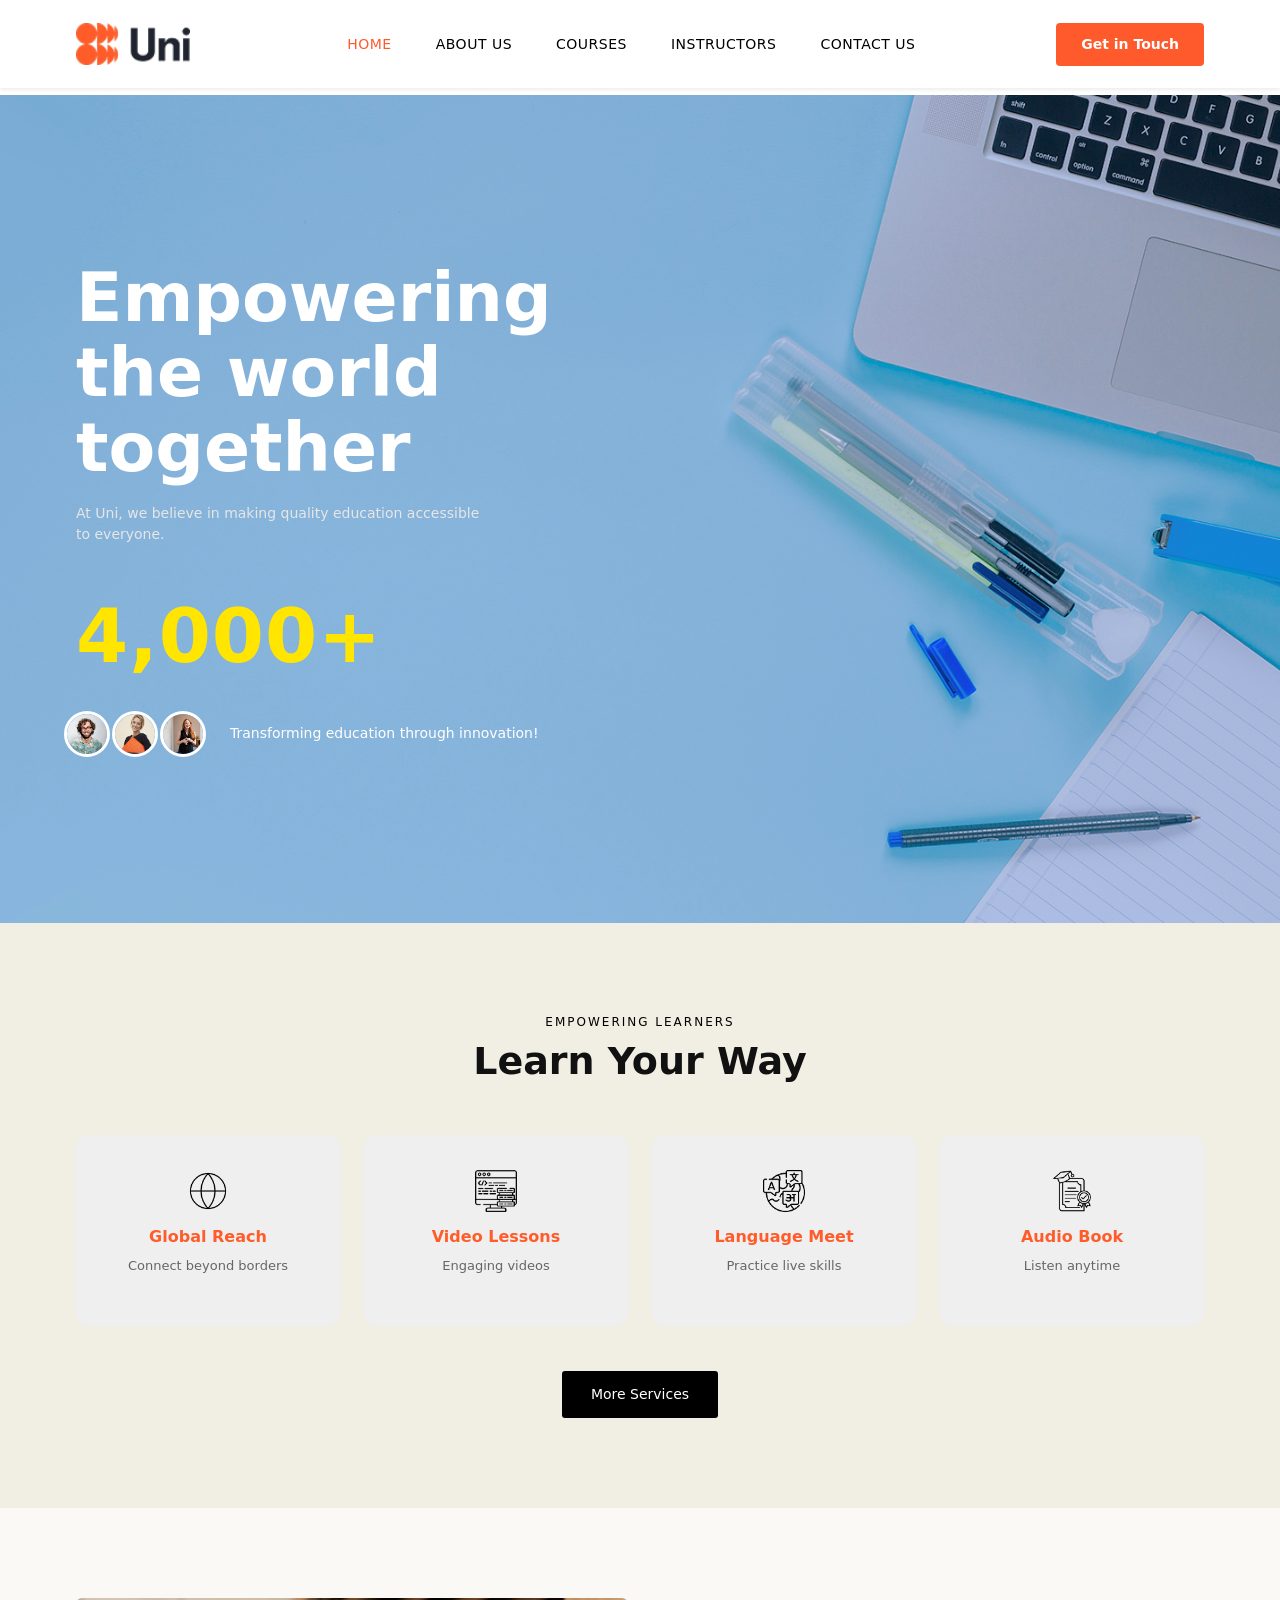
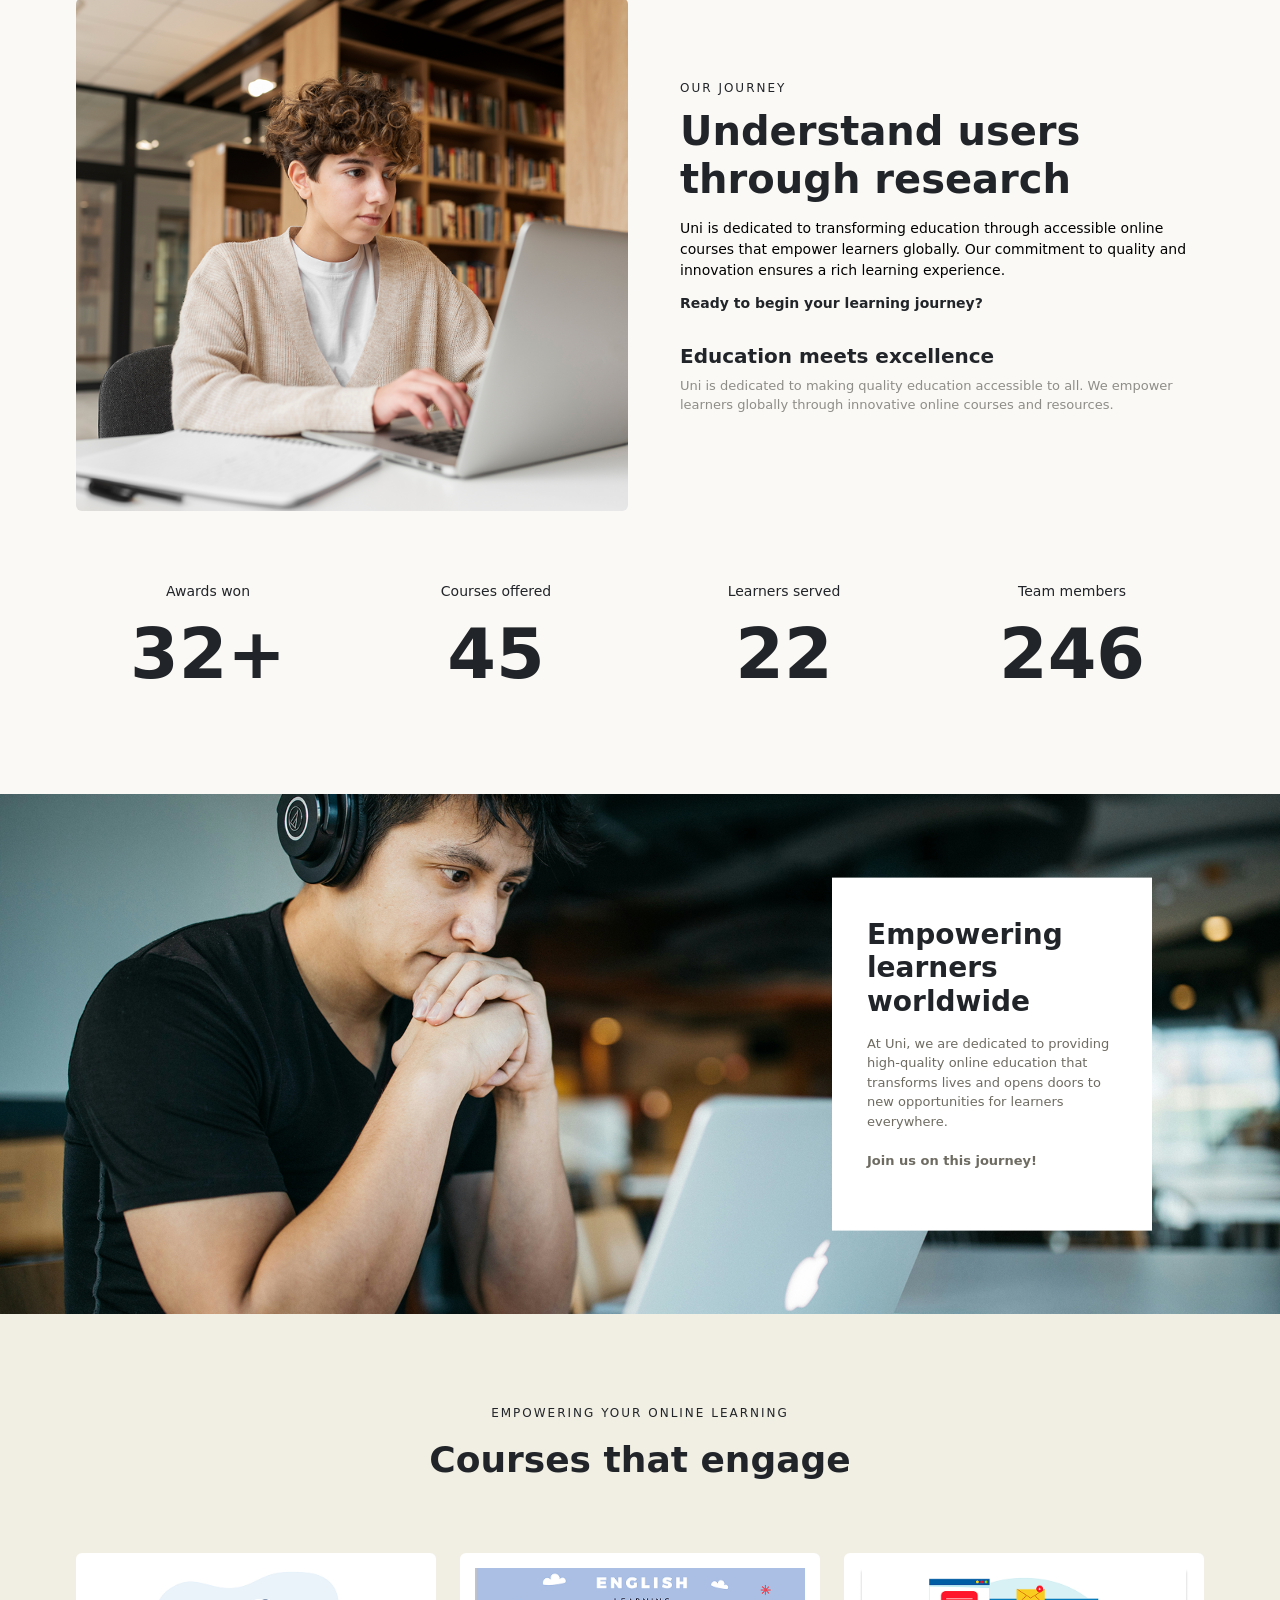
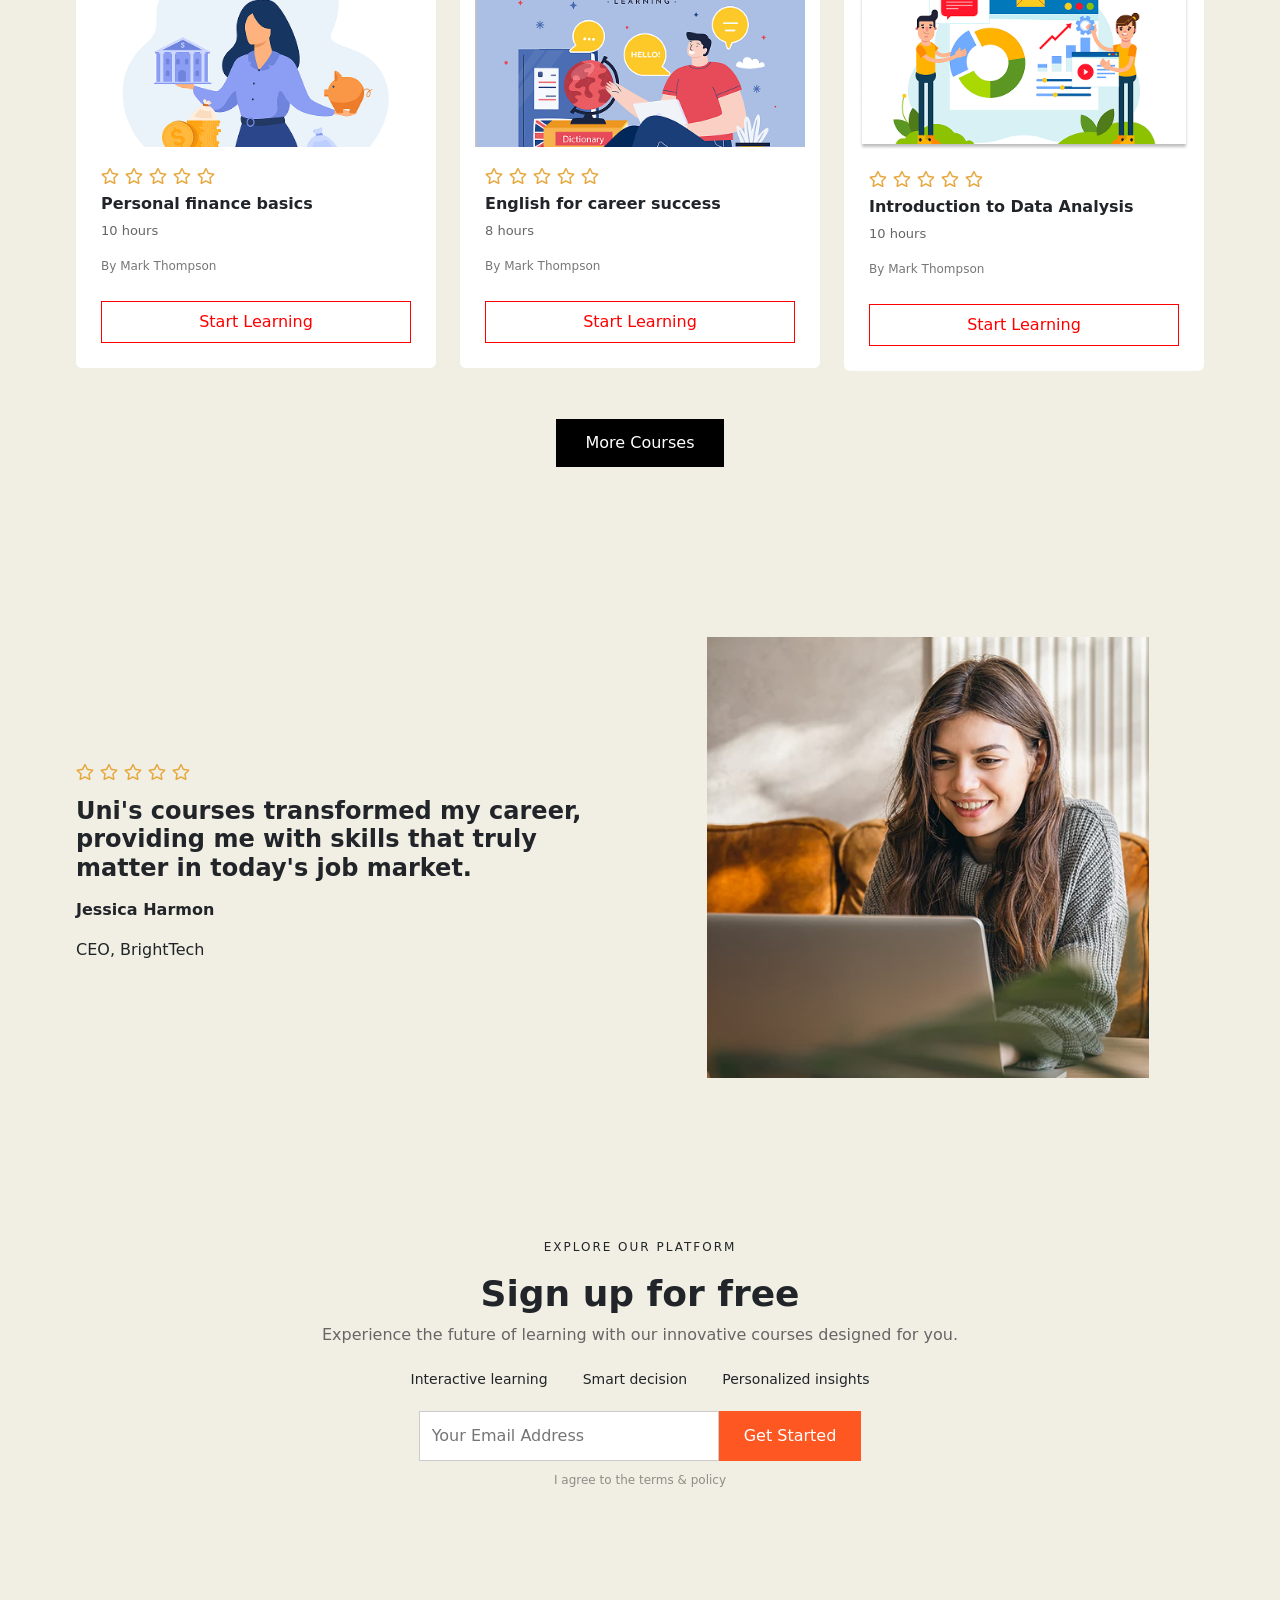
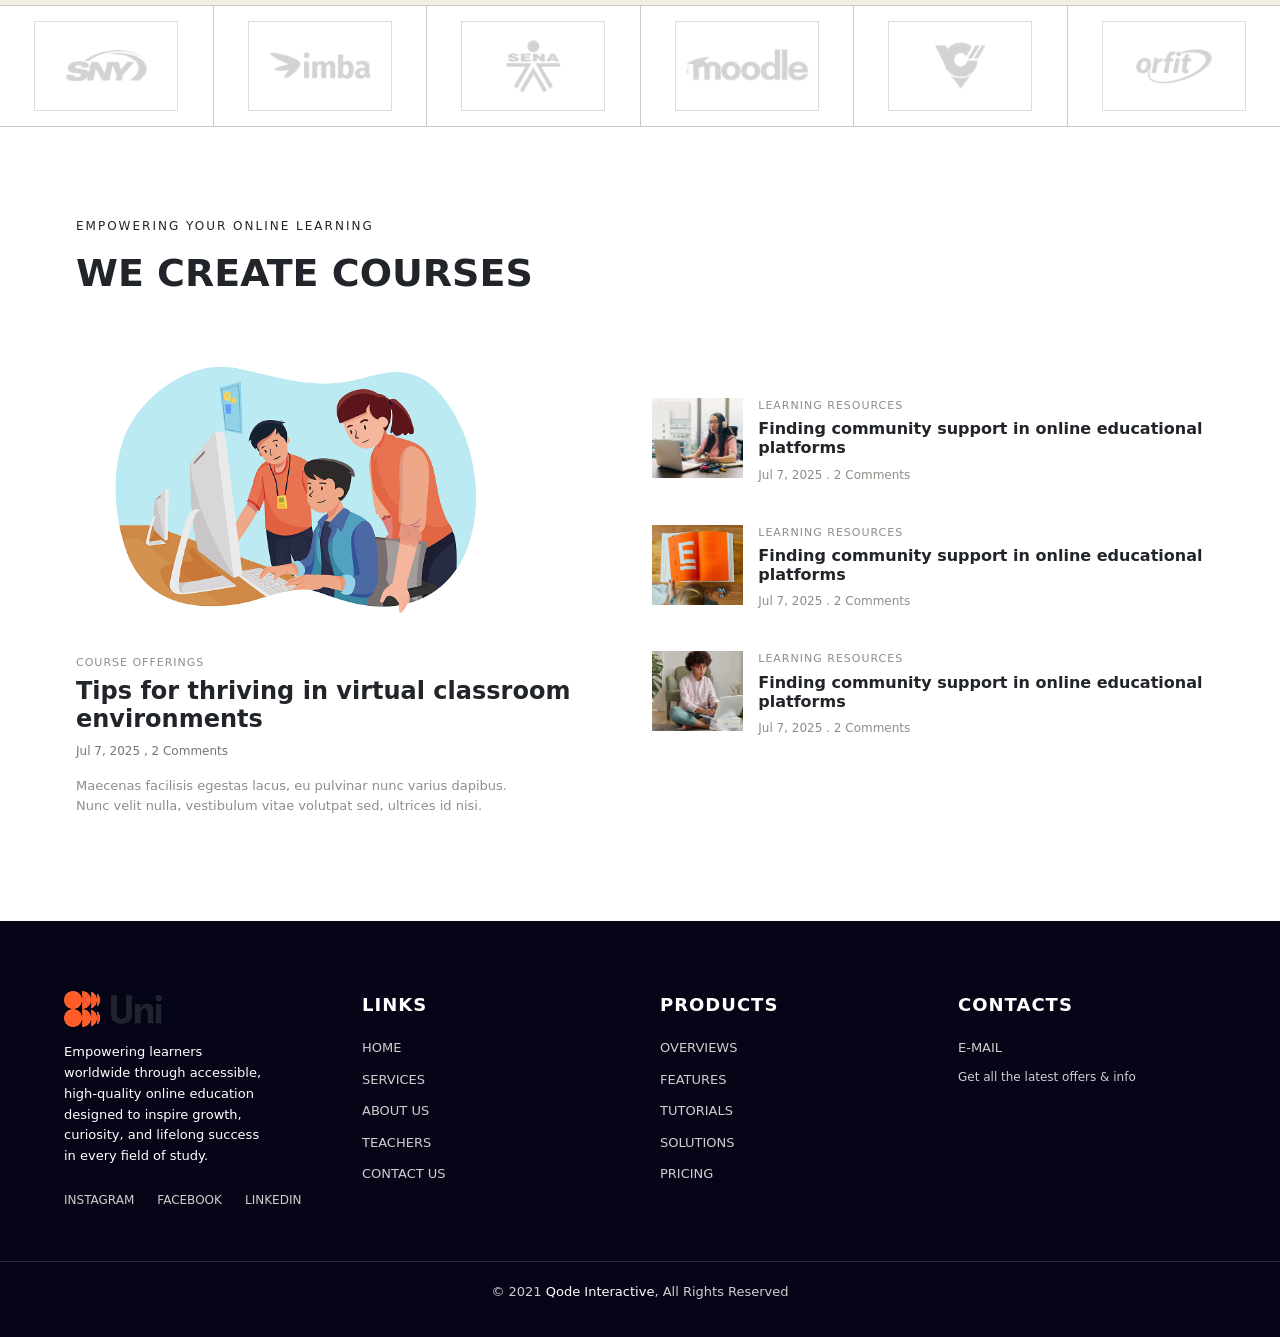
<file: index.html>
<!doctype html>
<html lang="en">
<head>
<meta charset="UTF-8" />
<meta name="viewport" content="width=device-width, initial-scale=1.0" />
<title>Uni Website</title>

<link href="https://cdn.jsdelivr.net/npm/bootstrap@5.3.8/dist/css/bootstrap.min.css" rel="stylesheet">


<link href="https://unpkg.com/aos@2.3.4/dist/aos.css" rel="stylesheet">

<link rel="stylesheet" href="./style.css" />
</head>



<script>
document.addEventListener("DOMContentLoaded", () => {

  const counter = document.querySelector("#counter");
  const target = +counter.getAttribute("data-target");

  let current = 0;
  const duration = 2000; 
  const startTime = performance.now();

  function animateCounter(timestamp) {
    const progress = timestamp - startTime;
    const increment = Math.min(progress / duration, 1);

    current = Math.floor(increment * target);
    counter.innerText = current.toLocaleString();

    if (increment < 1) {
      requestAnimationFrame(animateCounter);
    } else {
      counter.innerText = target.toLocaleString();
    }
  }

  requestAnimationFrame(animateCounter);

});
</script>

<body>


<nav class="navbar navbar-expand-lg fixed-top shadow-sm">
  <div class="container">

    <a class="navbar-brand" href="index.html">
      <img src="./images/LOGO (1).png" class="logo-img">
    </a>

 
    <button class="navbar-toggler ms-auto" type="button"
      data-bs-toggle="offcanvas"
      data-bs-target="#mobileMenu">
      <span class="navbar-toggler-icon"></span>
    </button>

    
    <div class="collapse navbar-collapse d-none d-lg-flex justify-content-center">
      <ul class="navbar-nav">
        <li class="nav-item"><a class="nav-link active" href="#">HOME</a></li>
        <li class="nav-item"><a class="nav-link" href="./index2.html">ABOUT US</a></li>
        <li class="nav-item"><a class="nav-link" href="./index3.html">COURSES</a></li>
        <li class="nav-item"><a class="nav-link" href="./index4.html">INSTRUCTORS</a></li>
        <li class="nav-item"><a class="nav-link" href="./index5.html">CONTACT US</a></li>
      </ul>
    </div>

    <a href="#" class="btn btn-orange d-none d-lg-inline">Get in Touch</a>
  </div>
</nav>


<div class="offcanvas offcanvas-end" tabindex="-1" id="mobileMenu">
  <div class="offcanvas-header">
    <h5>Menu</h5>
    <button class="btn-close" data-bs-dismiss="offcanvas"></button>
  </div>
  <div class="offcanvas-body">
    <ul class="navbar-nav">
      <li class="nav-item"><a class="nav-link" href="./index.html">HOME</a></li>
      <li class="nav-item"><a class="nav-link" href="./index2.html">ABOUT US</a></li>
      <li class="nav-item"><a class="nav-link" href="./index3.html">COURSES</a></li>
      <li class="nav-item"><a class="nav-link" href="./index4.html">INSTRUCTORS</a></li>
      <li class="nav-item"><a class="nav-link" href="./index5.html">CONTACT US</a></li>
    </ul>
  </div>
</div>



<section class="hero">
  <div class="container">
    <div class="row align-items-center">
      <div class="col-lg-6" data-aos="fade-right">
        <h1>Empowering <br>the world <br>together</h1>
        <p>At Uni, we believe in making quality education accessible to everyone.</p>

        
        <div class="count">
          <span id="counter" data-target="4000">0</span>+
        </div>

        <div class="students">
          <img src="./images/student 1.png" />
          <img src="./images/student 2.png" />
          <img src="./images/student 3.png" />
          <span>Transforming education through innovation!</span>
        </div>
      </div>
    </div>
  </div>
</section>


<section class="learn-section">
  <div class="container text-center">
    <p class="learn-subtitle">EMPOWERING LEARNERS</p>
    <h2 class="learn-title">Learn Your Way</h2>

    <div class="row justify-content-center learn-row">

      <div class="col-lg-3 col-md-6" data-aos="zoom-in">
        <div class="learn-card">
          <img src="./images/globe.png">
          <h5>Global Reach</h5>
          <p>Connect beyond borders</p>
        </div>
      </div>

      <div class="col-lg-3 col-md-6" data-aos="zoom-in">
        <div class="learn-card">
          <img src="./images/data 2.png">
          <h5>Video Lessons</h5>
          <p>Engaging videos</p>
        </div>
      </div>

      <div class="col-lg-3 col-md-6" data-aos="zoom-in">
        <div class="learn-card">
          <img src="./images/data 2 (1).png">
          <h5>Language Meet</h5>
          <p>Practice live skills</p>
        </div>
      </div>

      <div class="col-lg-3 col-md-6" data-aos="zoom-in">
        <div class="learn-card">
          <img src="./images/data 2 (2).png">
          <h5>Audio Book</h5>
          <p>Listen anytime</p>
        </div>
      </div>

    </div>

    <button class="btn more-btn">More Services</button>
  </div>
</section>





<section class="journey-section">
  <div class="container">

    <div class="row align-items-center">

      
      <div class="col-lg-6">
        <div class="journey-img">
          <img src="./images/Frame 13.png" class="img-fluid">
        </div>
      </div>

    
      <div class="col-lg-6 journey-content">
        <p class="journey-sub">OUR JOURNEY</p>
        <h2>Understand users <br> through research</h2>

        <p class="journey-text">
          Uni is dedicated to transforming education through accessible online courses that empower learners globally.
          Our commitment to quality and innovation ensures a rich learning experience.
        </p>

        <p class="journey-bold">Ready to begin your learning journey?</p>

        <div class="journey-bottom">
          <h5>Education meets excellence</h5>
          <p>
            Uni is dedicated to making quality education accessible to all. We empower learners globally through innovative
            online courses and resources.
          </p>
        </div>
      </div>

    </div>

    
    <div class="row stats-row text-center">

      <div class="col-md-3 col-6">
        <p class="stat-title">Awards won</p>
        <h1>32+</h1>
      </div>

      <div class="col-md-3 col-6">
        <p class="stat-title">Courses offered</p>
        <h1>45</h1>
      </div>

      <div class="col-md-3 col-6">
        <p class="stat-title">Learners served</p>
        <h1>22</h1>
      </div>

      <div class="col-md-3 col-6">
        <p class="stat-title">Team members</p>
        <h1>246</h1>
      </div>

    </div>

  </div>
</section>



<section class="empower-section">
  <div class="container-fluid p-0 position-relative">

  
    <img src="./images/05..png" class="empower-img">

    
    <div class="empower-card">
      <h3>Empowering<br>learners<br>worldwide</h3>

      <p>
        At Uni, we are dedicated to providing high-quality online education that transforms
        lives and opens doors to new opportunities for learners everywhere.
      </p>

      <p class="empower-join">Join us on this journey!</p>
    </div>

  </div>
</section>



<section class="courses-section">
  <div class="container">

    <p class="section-sub">EMPOWERING YOUR ONLINE LEARNING</p>
    <h2 class="section-title text-center">Courses that engage</h2>

    <div class="row mt-5 g-4">

    
      <div class="col-lg-4 col-md-6">
        <div class="course-card">
          <img src="./images/Frame 22.png" class="img-fluid">
          <div class="course-body">
            <div class="stars"><img src="./images/stars.png"></div>
            <h6>Personal finance basics</h6>
            <p class="duration">10 hours</p>
            <p class="author">By Mark Thompson</p>
            <button class="start-btn">Start Learning</button>
          </div>
        </div>
      </div>

      
      <div class="col-lg-4 col-md-6">
        <div class="course-card">
          <img src="./images/card 2.png" class="img-fluid">
          <div class="course-body">
            <div class="stars"><img src="./images/stars.png"></div>
            <h6>English for career success</h6>
            <p class="duration">8 hours</p>
            <p class="author">By Mark Thompson</p>
            <button class="start-btn">Start Learning</button>
          </div>
        </div>
      </div>

  
      <div class="col-lg-4 col-md-6">
        <div class="course-card">
          <img src="./images/Frame 22 (2).png" class="img-fluid">
          <div class="course-body">
            <div class="stars"><img src="./images/stars.png"></div>
            <h6>Introduction to Data Analysis</h6>
            <p class="duration">10 hours</p>
            <p class="author">By Mark Thompson</p>
            <button class="start-btn">Start Learning</button>
          </div>
        </div>
      </div>

    </div>

    <div class="text-center">
      <button class="black-btn mt-5">More Courses</button>
    </div>

  </div>
</section>


<section class="testimonial-section">
  <div class="container">
    <div class="row align-items-center">

      <div class="col-lg-6">
        <div class="stars"><img src="./images/stars.png"></div>
        <h4 class="testimonial-text">
          Uni's courses transformed my career, providing me with skills that truly matter in today's job market.
        </h4>
        <p class="testimonial-name">Jessica Harmon</p>
        <span class="testimonial-role">CEO, BrightTech</span>
      </div>

      <div class="col-lg-6 text-center">
        <img src="./images/Frame 34.png" class="img-fluid testimonial-img">
      </div>

    </div>
  </div>
</section>


<section class="signup-section text-center">
  <div class="container">

    <p class="section-sub">EXPLORE OUR PLATFORM</p>
    <h2 class="section-title">Sign up for free</h2>
    <p class="signup-desc">
      Experience the future of learning with our innovative courses designed for you.
    </p>

    <div class="features">
      <span> Interactive learning</span>
      <span> Smart decision</span>
      <span>Personalized insights</span>
    </div>

    <div class="signup-box">
      <input type="text" placeholder="Your Email Address">
      <button class="get-btn">Get Started</button>
    </div>

    <p class="terms">I agree to the terms & policy</p>

  </div>
</section>




<section class="logo-section">
  <div class="logo-container">

    <div class="logo-box">
      <img src="./images/Frame 53.svg">
    </div>

    <div class="logo-box">
      <img src="./images/Frame 55.svg">
    </div>

    <div class="logo-box">
      <img src="./images/Frame 57.svg">
    </div>

    <div class="logo-box">
      <img src="./images/Frame 54.svg">
    </div>

    <div class="logo-box">
      <img src="./images/Frame 56.svg">
    </div>

    <div class="logo-box">
      <img src="./images/Frame 58.svg">
    </div>

  </div>
</section>




<section class="create-course-section">
  <div class="container">

    <p class="create-sub">EMPOWERING YOUR ONLINE LEARNING</p>
    <h2 class="create-title">WE CREATE COURSES</h2>

    <div class="row align-items-center mt-5">

      
      <div class="col-lg-6">

        <img src="./images/Frame 60.png"
        class="img-fluid main-illustration">

        <p class="mini-sub mt-4">COURSE OFFERINGS</p>
        <h4 class="left-heading">
          Tips for thriving in virtual classroom environments
        </h4>

        <p class="left-date">Jul 7, 2025 , 2 Comments</p>

        <p class="left-desc">
          Maecenas facilisis egestas lacus, eu pulvinar nunc varius dapibus.
          Nunc velit nulla, vestibulum vitae volutpat sed, ultrices id nisi.
        </p>

      </div>

    
      <div class="col-lg-6">

        
        <div class="blog-item d-flex">
          <img src="./images/Frame 62.png" class="blog-img">
          <div>
            <p class="mini-sub">LEARNING RESOURCES</p>
            <h6>Finding community support in online educational platforms</h6>
            <p class="blog-date">Jul 7, 2025 . 2 Comments</p>
          </div>
        </div>

      
        <div class="blog-item d-flex">
          <img src="./images/Frame 62 (1).png" class="blog-img">
          <div>
            <p class="mini-sub">LEARNING RESOURCES</p>
            <h6>Finding community support in online educational platforms</h6>
            <p class="blog-date">Jul 7, 2025 . 2 Comments</p>
          </div>
        </div>

      
        <div class="blog-item d-flex">
          <img src="./images/Frame 62 (2).png" class="blog-img">
          <div>
            <p class="mini-sub">LEARNING RESOURCES</p>
            <h6>Finding community support in online educational platforms</h6>
            <p class="blog-date">Jul 7, 2025 . 2 Comments</p>
          </div>
        </div>

      </div>

    </div>

  </div>
</section>




<footer class="footer">
  <div class="footer-container">

    
    <div class="footer-col footer-about">
      <div class="logo" >
        <a class="navbar-brand" href="index.html">
             <img src="./images/LOGO (1).png" alt="logo">
        </a>
      </div>

      <p>
        Empowering learners worldwide through accessible, high-quality online education
        designed to inspire growth, curiosity, and lifelong success in every field of study.
      </p>

      <div class="social-links">
        <a href="#">INSTAGRAM</a>
        <a href="#">FACEBOOK</a>
        <a href="#">LINKEDIN</a>
      </div>
    </div>

   
    <div class="footer-col">
      <div class="footer-title">LINKS</div>
      <nav class="footer-nav">
        <a href="#">HOME</a>
        <a href="#">SERVICES</a>
        <a href="#">ABOUT US</a>
        <a href="#">TEACHERS</a>
        <a href="#">CONTACT US</a>
      </nav>
    </div>

   
    <div class="footer-col">
      <div class="footer-title">PRODUCTS</div>
      <nav class="footer-nav">
        <a href="#">OVERVIEWS</a>
        <a href="#">FEATURES</a>
        <a href="#">TUTORIALS</a>
        <a href="#">SOLUTIONS</a>
        <a href="#">PRICING</a>
      </nav>
    </div>

    
    <div class="footer-col">
      <div class="footer-title">CONTACTS</div>
      <nav class="footer-nav">
        <a href="#">E-MAIL</a>
      </nav>

      <p class="subscribe">
        Get all the latest offers & info
      </p>
    </div>

  </div>

  <div class="footer-bottom">
    <p>© 2021 <a href="#">Qode Interactive</a>, All Rights Reserved</p>
  </div>
</footer>






    
<script src="https://cdn.jsdelivr.net/npm/bootstrap@5.3.8/dist/js/bootstrap.bundle.min.js"></script>
<script src="https://unpkg.com/aos@2.3.4/dist/aos.js"></script>
<script>
AOS.init({
  duration:1000,
  once:true
});
</script>

</body>
</html>
</file>
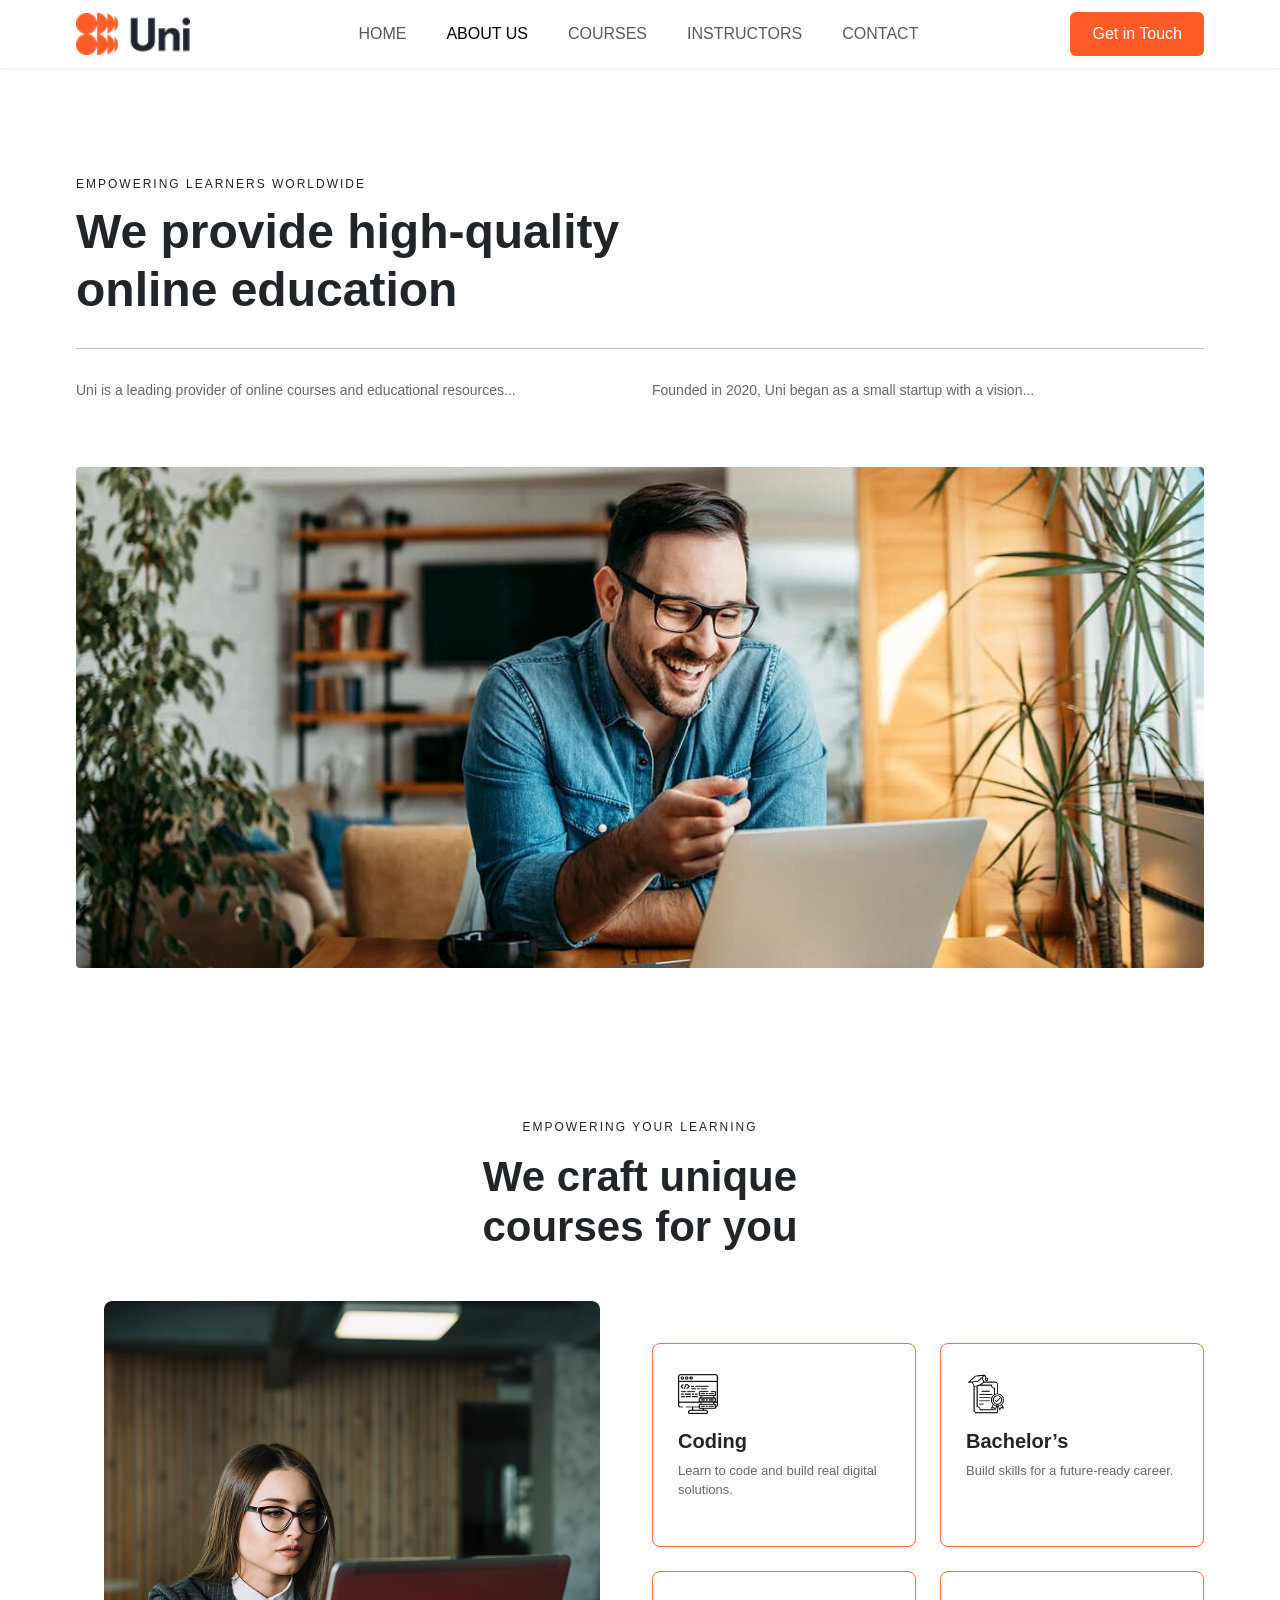
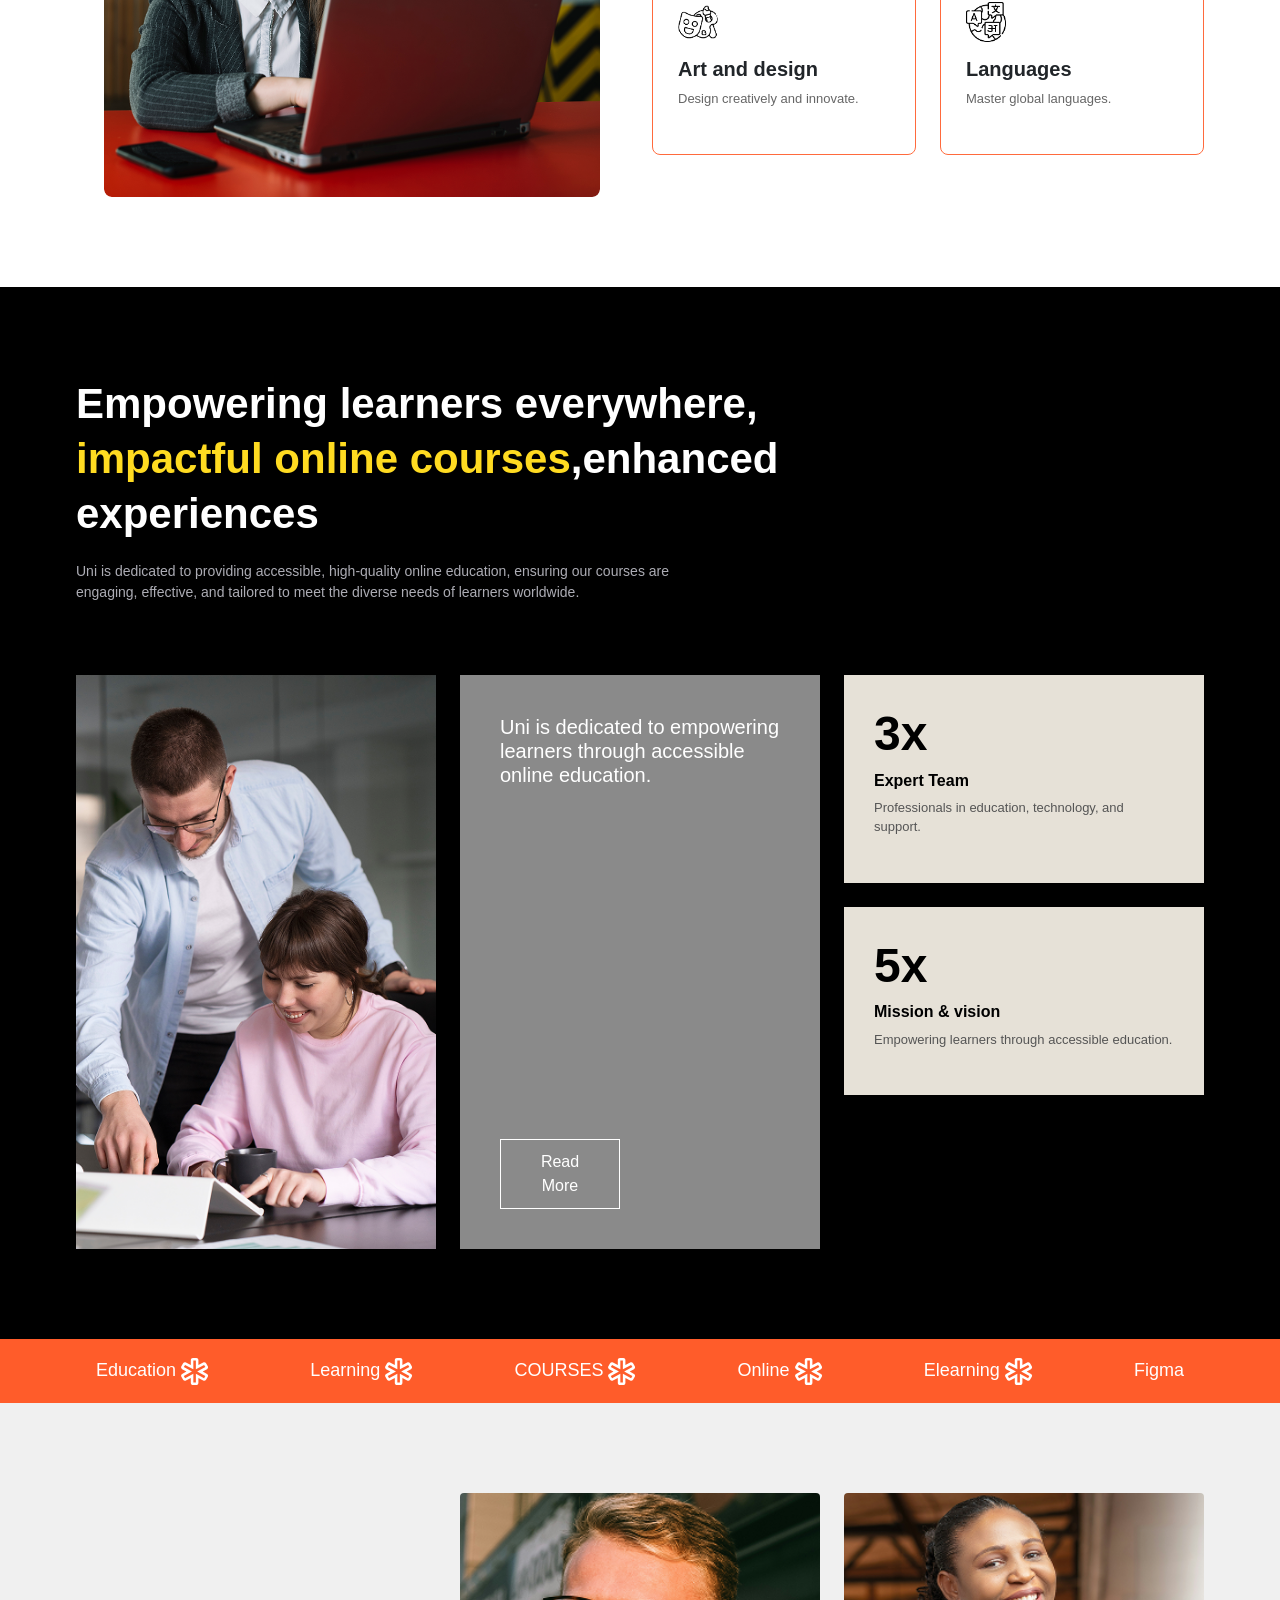
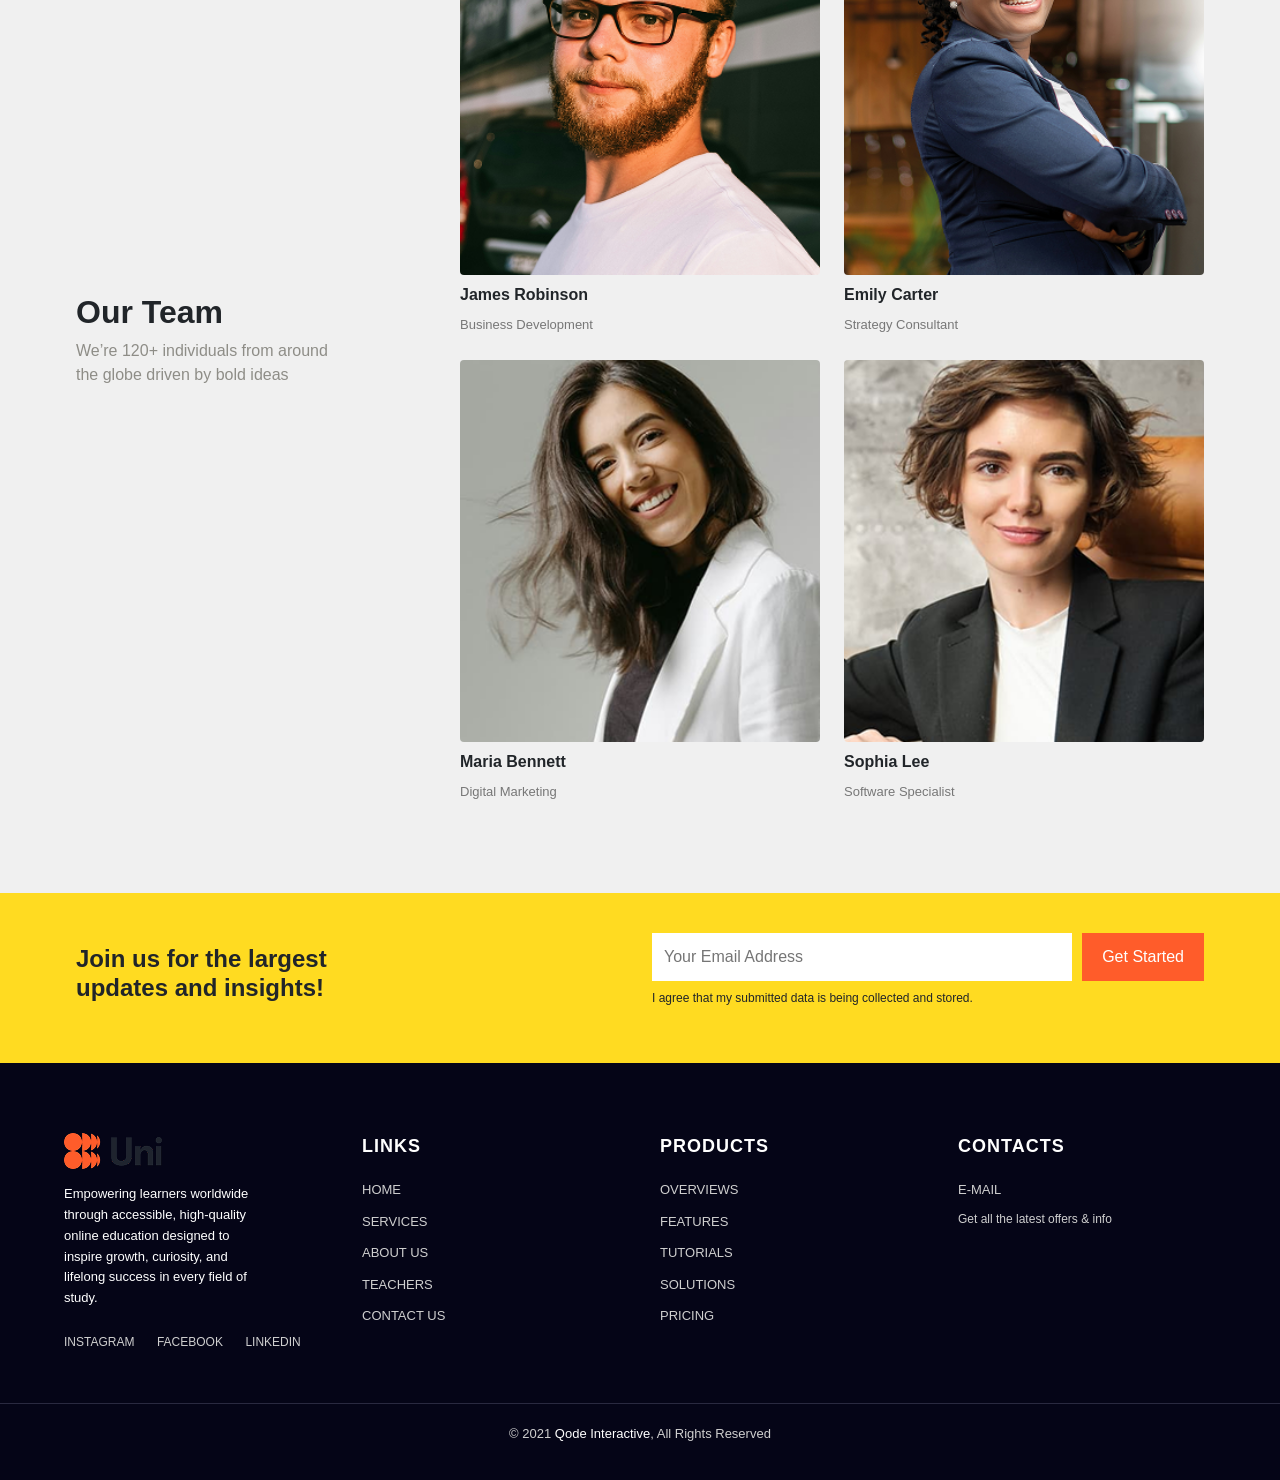
<file: index2.html>
<!doctype html>
<html lang="en">
<head>
<meta charset="UTF-8" />
<meta name="viewport" content="width=device-width, initial-scale=1.0" />
<title>About - Uni</title>

<link href="https://cdn.jsdelivr.net/npm/bootstrap@5.3.8/dist/css/bootstrap.min.css" rel="stylesheet">


<link href="https://unpkg.com/aos@2.3.4/dist/aos.css" rel="stylesheet">

<link rel="stylesheet" href="./style2.css" />
</head>

<body>


<nav class="navbar navbar-expand-lg fixed-top shadow-sm bg-white">
  <div class="container">

    <a class="navbar-brand" href="index.html">
      <img src="./images/LOGO (1).png" class="logo-img">
    </a>

    
    <button class="navbar-toggler ms-auto" type="button"
      data-bs-toggle="offcanvas"
      data-bs-target="#mobileMenu">
      <span class="navbar-toggler-icon"></span>
    </button>

    <div class="collapse navbar-collapse d-none d-lg-flex justify-content-center">
      <ul class="navbar-nav">
        <li class="nav-item"><a class="nav-link" href="./index.html">HOME</a></li>
        <li class="nav-item"><a class="nav-link active" href="./index2.html">ABOUT US</a></li>
        <li class="nav-item"><a class="nav-link" href="./index3.html">COURSES</a></li>
        <li class="nav-item"><a class="nav-link" href="./index4.html">INSTRUCTORS</a></li>
        <li class="nav-item"><a class="nav-link" href="./index5.html">CONTACT</a></li>
      </ul>
    </div>

    <button class="btn get-btn d-none d-lg-inline">Get in Touch</button>
  </div>
</nav>


<div class="offcanvas offcanvas-end" tabindex="-1" id="mobileMenu">
  <div class="offcanvas-header">
    <h5>Menu</h5>
    <button class="btn-close" data-bs-dismiss="offcanvas"></button>
  </div>
  <div class="offcanvas-body">
    <ul class="navbar-nav">
      <li class="nav-item"><a class="nav-link" href="./index.html">HOME</a></li>
      <li class="nav-item"><a class="nav-link active" href="./index2.html">ABOUT US</a></li>
      <li class="nav-item"><a class="nav-link" href="./index3.html">COURSES</a></li>
      <li class="nav-item"><a class="nav-link" href="./index4.html">INSTRUCTORS</a></li>
      <li class="nav-item"><a class="nav-link" href="./index5.html">CONTACT</a></li>
    </ul>
  </div>
</div>


<section class="about-hero">
  <div class="container">
    <p class="about-sub" data-aos="fade-up">EMPOWERING LEARNERS WORLDWIDE</p>

    <h1 class="about-title" data-aos="fade-up">
      We provide high-quality <br> online education
    </h1>

    <hr class="about-line" />

    <div class="row about-text-row mt-4">
      <div class="col-lg-6" data-aos="fade-right">
        <p>
          Uni is a leading provider of online courses and educational resources...
        </p>
      </div>

      <div class="col-lg-6" data-aos="fade-left">
        <p>
          Founded in 2020, Uni began as a small startup with a vision...
        </p>
      </div>
    </div>

    <div class="about-img mt-5" data-aos="zoom-in">
      <img src="./images/Frame 203.png" class="img-fluid"/>
    </div>
  </div>
</section>

<section class="unique-section">
  <div class="container text-center">

    <p class="unique-sub" data-aos="fade-up">EMPOWERING YOUR LEARNING</p>
    <h2 class="unique-title" data-aos="fade-up">We craft unique<br>courses for you</h2>

    <div class="row align-items-center mt-5">

      <div class="col-lg-6" data-aos="fade-right">
        <img src="./images/Frame 205.png" class="img-fluid unique-img">
      </div>

      <div class="col-lg-6">
        <div class="row g-4">

          <div class="col-md-6" data-aos="zoom-in">
            <div class="course-box">
              <img src="./images/data 1.png">
              <h5>Coding</h5>
              <p>Learn to code and build real digital solutions.</p>
            </div>
          </div>

          <div class="col-md-6" data-aos="zoom-in">
            <div class="course-box">
              <img src="./images/data 1 (1).png">
              <h5>Bachelor’s</h5>
              <p>Build skills for a future-ready career.</p>
            </div>
          </div>

          <div class="col-md-6" data-aos="zoom-in">
            <div class="course-box">
              <img src="./images/data 1 (2).png">
              <h5>Art and design</h5>
              <p>Design creatively and innovate.</p>
            </div>
          </div>

          <div class="col-md-6" data-aos="zoom-in">
            <div class="course-box">
              <img src="./images/data 1 (3).png">
              <h5>Languages</h5>
              <p>Master global languages.</p>
            </div>
          </div>

        </div>
      </div>

    </div>
  </div>
</section>




<section class="dark-section">
  <div class="container">

    
    <h2 class="dark-title">
      Empowering learners everywhere,<br>
      <span>impactful online courses</span>,enhanced<br>
      experiences
    </h2>

    <p class="dark-desc">
      Uni is dedicated to providing accessible, high-quality online education,
      ensuring our courses are engaging, effective, and tailored to meet the diverse
      needs of learners worldwide.
    </p>

    <div class="row mt-5 g-4 align-items-stretch">

      <div class="col-lg-4">
        <img src="./images/Frame 103.png"
        class="img-fluid dark-img">
      </div>

      
      <div class="col-lg-4">
        <div class="dark-middle">
          <h5>
            Uni is dedicated to empowering learners through accessible online education.
          </h5>
          <button class="read-btn">Read More</button>
        </div>
      </div>

      <div class="col-lg-4">
        <div class="stat-box">
          <h1>3x</h1>
          <h6>Expert Team</h6>
          <p>Professionals in education, technology, and support.</p>
        </div>

        <div class="stat-box mt-4">
          <h1>5x</h1>
          <h6>Mission & vision</h6>
          <p>Empowering learners through accessible education.</p>
        </div>
      </div>

    </div>
  </div>
</section>

<section class="orange-strip">
  <div class="container d-flex justify-content-between flex-wrap">
    <span>Education <img src="./images/orange.svg"></span>
    <span>Learning <img src="./images/orange.svg"></span>
    <span>COURSES <img src="./images/orange.svg"></span>
    <span>Online <img src="./images/orange.svg"></span>
    <span>Elearning <img src="./images/orange.svg"></span>
    <span>Figma</span>
  </div>
</section>




<section class="team-section">
  <div class="container">
    <div class="row align-items-center">

      
      <div class="col-lg-4">
        <h2 class="team-title">Our Team</h2>
        <p class="team-desc">
          We’re 120+ individuals from around the globe driven by bold ideas
        </p>
      </div>

      <div class="col-lg-8">
        <div class="row g-4">

          <div class="col-md-6">
            <div class="team-card">
              <img src="./images/Frame 151.png" class="img-fluid">
              <h6>James Robinson</h6>
              <span>Business Development</span>
            </div>
          </div>

          <div class="col-md-6">
            <div class="team-card">
              <img src="./images/Frame 151 (1).png" class="img-fluid">
              <h6>Emily Carter</h6>
              <span>Strategy Consultant</span>
            </div>
          </div>

          <div class="col-md-6">
            <div class="team-card">
              <img src="./images/Frame 151 (2).png" class="img-fluid">
              <h6>Maria Bennett</h6>
              <span>Digital Marketing</span>
            </div>
          </div>

          <div class="col-md-6">
            <div class="team-card">
              <img src="./images/Frame 151 (3).png" class="img-fluid">
              <h6>Sophia Lee</h6>
              <span>Software Specialist</span>
            </div>
          </div>

        </div>
      </div>

    </div>
  </div>
</section>


<section class="newsletter-section">
  <div class="container">
    <div class="row align-items-center">

      <div class="col-lg-6">
        <h4 class="news-title">
          Join us for the largest<br>updates and insights!
        </h4>
      </div>

      <div class="col-lg-6">
        <div class="news-form">
          <input type="text" placeholder="Your Email Address">
          <button>Get Started</button>
        </div>
        <p class="agree">I agree that my submitted data is being collected and stored.</p>
      </div>

    </div>
  </div>
</section>


<footer class="footer">
  <div class="footer-container">

    <div class="footer-col footer-about">
      <div class="logo">
        <a class="navbar-brand" href="index.html">
          <img src="./images/LOGO (1).png" alt="logo">
        </a>

      </div>

      <p>
        Empowering learners worldwide through accessible, high-quality online education
        designed to inspire growth, curiosity, and lifelong success in every field of study.
      </p>

      <div class="social-links">
        <a href="#">INSTAGRAM</a>
        <a href="#">FACEBOOK</a>
        <a href="#">LINKEDIN</a>
      </div>
    </div>

   
    <div class="footer-col">
      <div class="footer-title">LINKS</div>
      <nav class="footer-nav">
        <a href="#">HOME</a>
        <a href="#">SERVICES</a>
        <a href="#">ABOUT US</a>
        <a href="#">TEACHERS</a>
        <a href="#">CONTACT US</a>
      </nav>
    </div>

    
    <div class="footer-col">
      <div class="footer-title">PRODUCTS</div>
      <nav class="footer-nav">
        <a href="#">OVERVIEWS</a>
        <a href="#">FEATURES</a>
        <a href="#">TUTORIALS</a>
        <a href="#">SOLUTIONS</a>
        <a href="#">PRICING</a>
      </nav>
    </div>

    
    <div class="footer-col">
      <div class="footer-title">CONTACTS</div>
      <nav class="footer-nav">
        <a href="#">E-MAIL</a>
      </nav>

      <p class="subscribe">
        Get all the latest offers & info
      </p>
    </div>

  </div>

  
  <div class="footer-bottom">
    <p>© 2021 <a href="#">Qode Interactive</a>, All Rights Reserved</p>
  </div>
</footer>


    <script
      src="https://cdn.jsdelivr.net/npm/bootstrap@5.3.8/dist/js/bootstrap.bundle.min.js"
      integrity="sha384-FKyoEForCGlyvwx9Hj09JcYn3nv7wiPVlz7YYwJrWVcXK/BmnVDxM+D2scQbITxI"
      crossorigin="anonymous"
    ></script>
    <script src="https://unpkg.com/aos@2.3.4/dist/aos.js"></script>
<script>
AOS.init({
  duration:1000,
  once:true
});
</script>
  </body>
</html>
</file>
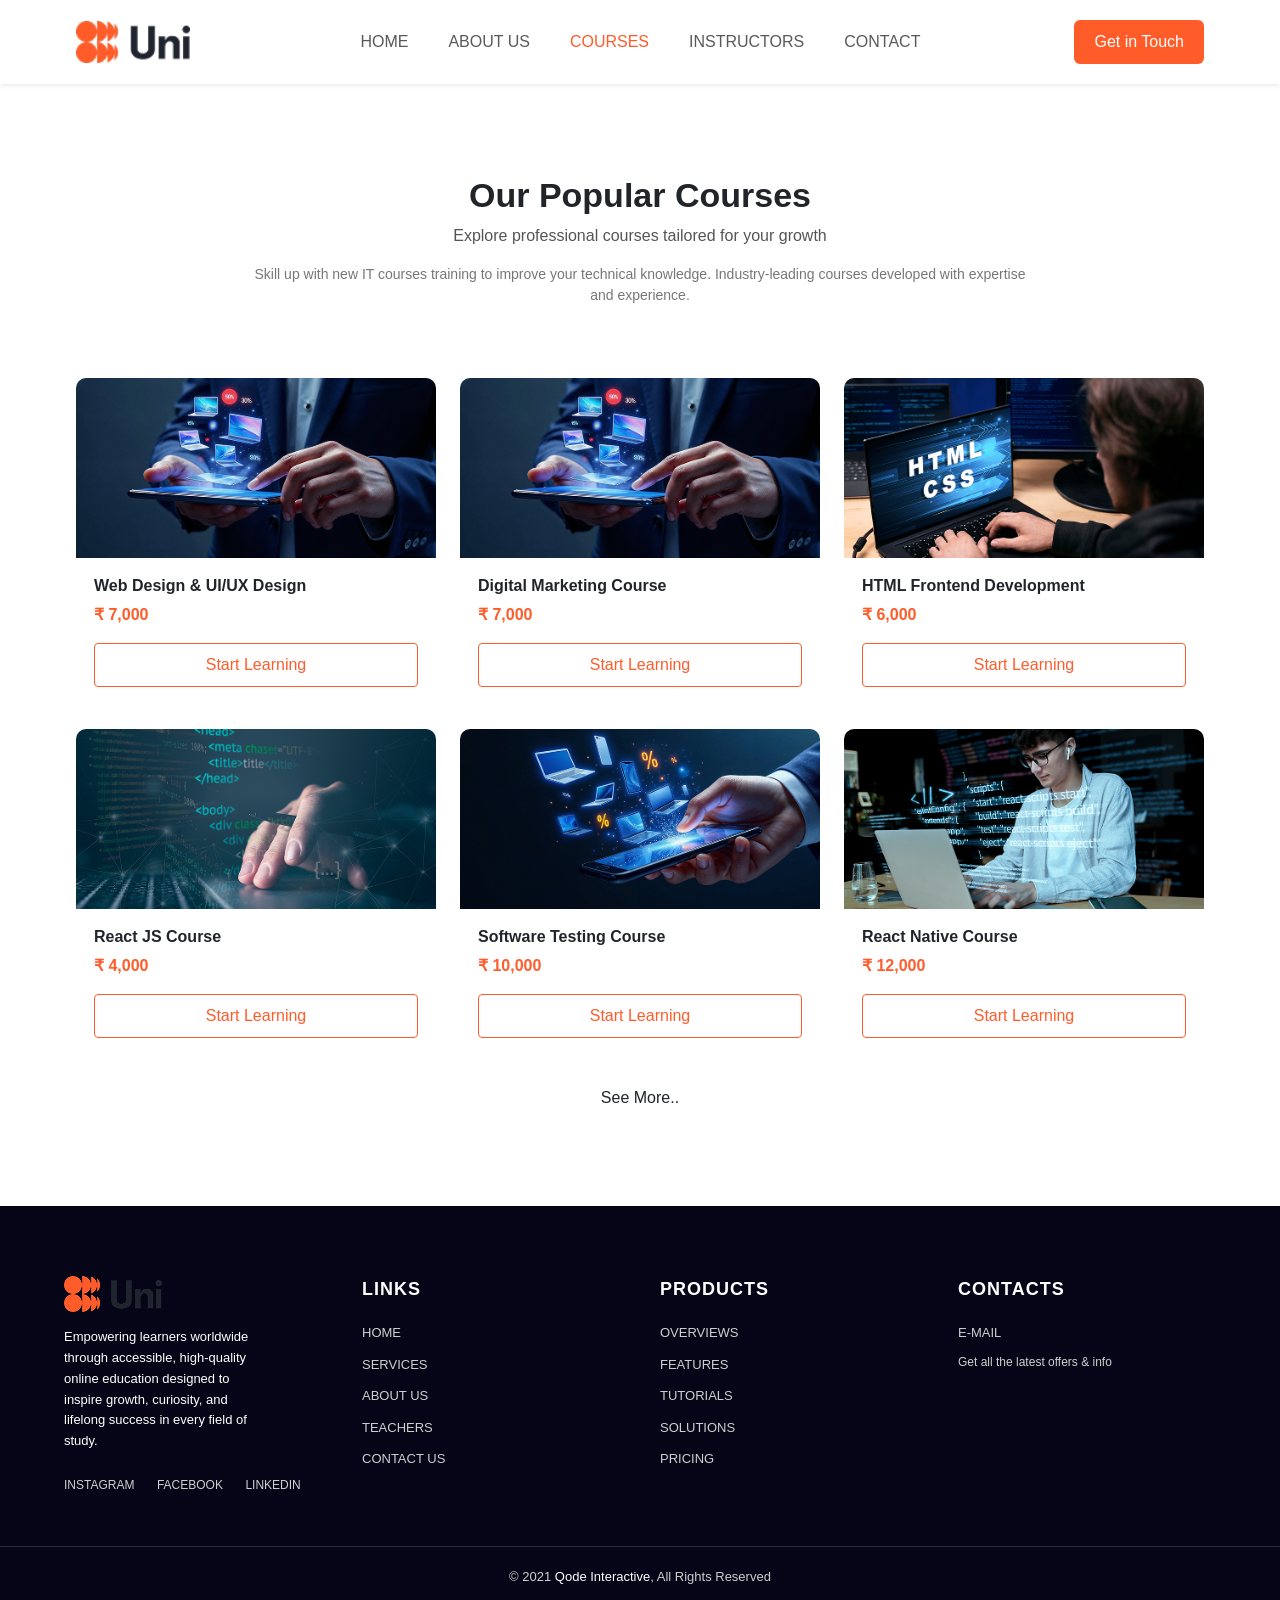
<file: index3.html>
<!doctype html>
<html lang="en">
<head>
<meta charset="UTF-8" />
<meta name="viewport" content="width=device-width, initial-scale=1.0" />
<title>Popular Courses</title>

<link href="https://cdn.jsdelivr.net/npm/bootstrap@5.3.8/dist/css/bootstrap.min.css" rel="stylesheet">


<link href="https://unpkg.com/aos@2.3.4/dist/aos.css" rel="stylesheet">

<link rel="stylesheet" href="./style3.css" />
</head>

<body>


<nav class="navbar navbar-expand-lg bg-white py-3 fixed-top shadow-sm">
  <div class="container">
       
    <a class="navbar-brand fw-bold" href="index.html">
      <img src="./images/LOGO (1).png" class="logo-img">
    </a>

    <button class="navbar-toggler ms-auto" type="button"
      data-bs-toggle="offcanvas"
      data-bs-target="#mobileMenu">
      <span class="navbar-toggler-icon"></span>
    </button>

    <div class="collapse navbar-collapse d-none d-lg-flex justify-content-center">
      <ul class="navbar-nav">
        <li class="nav-item">
          <a class="nav-link" href="./index.html">HOME</a>
        </li>
        <li class="nav-item">
          <a class="nav-link" href="./index2.html">ABOUT US</a>
        </li>
        <li class="nav-item">
          <a class="nav-link active" href="./index3.html">COURSES</a>
        </li>
        <li class="nav-item">
          <a class="nav-link" href="./index4.html">INSTRUCTORS</a>
        </li>
        <li class="nav-item">
          <a class="nav-link" href="./index5.html">CONTACT</a>
        </li>
      </ul>
    </div>

    <button class="btn contact-btn d-none d-lg-inline">Get in Touch</button>
  </div>
</nav>

<div class="offcanvas offcanvas-end" tabindex="-1" id="mobileMenu">
  <div class="offcanvas-header">
    <h5>Menu</h5>
    <button class="btn-close" data-bs-dismiss="offcanvas"></button>
  </div>
  <div class="offcanvas-body">
    <ul class="navbar-nav">
      <li class="nav-item"><a class="nav-link" href="./index.html">HOME</a></li>
      <li class="nav-item"><a class="nav-link" href="./index2.html">ABOUT US</a></li>
      <li class="nav-item"><a class="nav-link active" href="./index3.html">COURSES</a></li>
      <li class="nav-item"><a class="nav-link" href="./index4.html">INSTRUCTORS</a></li>
      <li class="nav-item"><a class="nav-link" href="./index5.html">CONTACT</a></li>
    </ul>
  </div>
</div>


<section class="popular-section">
  <div class="container text-center">
    <h2 class="popular-title" data-aos="fade-up">Our Popular Courses</h2>
    <p class="popular-sub" data-aos="fade-up">
      Explore professional courses tailored for your growth
    </p>

    <p class="popular-desc" data-aos="fade-up">
      Skill up with new IT courses training to improve your technical
      knowledge. Industry-leading courses developed with expertise and
      experience.
    </p>

    <div class="row mt-5 g-4">

      
      <div class="col-lg-4 col-md-6" data-aos="zoom-in">
        <div class="course-card">
          <img src="./images/Frame 22 (4).png" />
          <div class="course-body">
            <h6>Web Design & UI/UX Design</h6>
            <p class="price">₹ 7,000</p>
            <button class="start-btn">Start Learning</button>
          </div>
        </div>
      </div>

    
      <div class="col-lg-4 col-md-6" data-aos="zoom-in">
        <div class="course-card">
          <img src="./images/Frame 22 (4).png" />
          <div class="course-body">
            <h6>Digital Marketing Course</h6>
            <p class="price">₹ 7,000</p>
            <button class="start-btn">Start Learning</button>
          </div>
        </div>
      </div>

      
      <div class="col-lg-4 col-md-6" data-aos="zoom-in">
        <div class="course-card">
          <img src="./images/Frame 22 (5).png" />
          <div class="course-body">
            <h6>HTML Frontend Development</h6>
            <p class="price">₹ 6,000</p>
            <button class="start-btn">Start Learning</button>
          </div>
        </div>
      </div>

      
      <div class="col-lg-4 col-md-6" data-aos="zoom-in">
        <div class="course-card">
          <img src="./images/Frame 22 (6).png" />
          <div class="course-body">
            <h6>React JS Course</h6>
            <p class="price">₹ 4,000</p>
            <button class="start-btn">Start Learning</button>
          </div>
        </div>
      </div>

      
      <div class="col-lg-4 col-md-6" data-aos="zoom-in">
        <div class="course-card">
          <img src="./images/Frame 22 (7).png" />
          <div class="course-body">
            <h6>Software Testing Course</h6>
            <p class="price">₹ 10,000</p>
            <button class="start-btn">Start Learning</button>
          </div>
        </div>
      </div>

      
      <div class="col-lg-4 col-md-6" data-aos="zoom-in">
        <div class="course-card">
          <img src="./images/Frame 22 (8).png" />
          <div class="course-body">
            <h6>React Native Course</h6>
            <p class="price">₹ 12,000</p>
            <button class="start-btn">Start Learning</button>
          </div>
        </div>
      </div>

    </div>

    <p class="see-more">See More..</p>
  </div>
</section>


<footer class="footer">
  <div class="footer-container">

    
    <div class="footer-col footer-about">
      <div class="logo">
        <a class="navbar-brand" href="index.html">
          <img src="./images/LOGO (1).png" alt="logo">
        </a>
      </div>

      <p>
        Empowering learners worldwide through accessible, high-quality online education
        designed to inspire growth, curiosity, and lifelong success in every field of study.
      </p>

      <div class="social-links">
        <a href="#">INSTAGRAM</a>
        <a href="#">FACEBOOK</a>
        <a href="#">LINKEDIN</a>
      </div>
    </div>

   
    <div class="footer-col">
      <div class="footer-title">LINKS</div>
      <nav class="footer-nav">
        <a href="#">HOME</a>
        <a href="#">SERVICES</a>
        <a href="#">ABOUT US</a>
        <a href="#">TEACHERS</a>
        <a href="#">CONTACT US</a>
      </nav>
    </div>

   
    <div class="footer-col">
      <div class="footer-title">PRODUCTS</div>
      <nav class="footer-nav">
        <a href="#">OVERVIEWS</a>
        <a href="#">FEATURES</a>
        <a href="#">TUTORIALS</a>
        <a href="#">SOLUTIONS</a>
        <a href="#">PRICING</a>
      </nav>
    </div>

    
    <div class="footer-col">
      <div class="footer-title">CONTACTS</div>
      <nav class="footer-nav">
        <a href="#">E-MAIL</a>
      </nav>

      <p class="subscribe">
        Get all the latest offers & info
      </p>
    </div>

  </div>

 
  <div class="footer-bottom">
    <p>© 2021 <a href="#">Qode Interactive</a>, All Rights Reserved</p>
  </div>
</footer>

<script src="https://cdn.jsdelivr.net/npm/bootstrap@5.3.8/dist/js/bootstrap.bundle.min.js"></script>
<script src="https://unpkg.com/aos@2.3.4/dist/aos.js"></script>
<script>
AOS.init({
  duration:1000,
  once:true
});
</script>

</body>
</html>
</file>
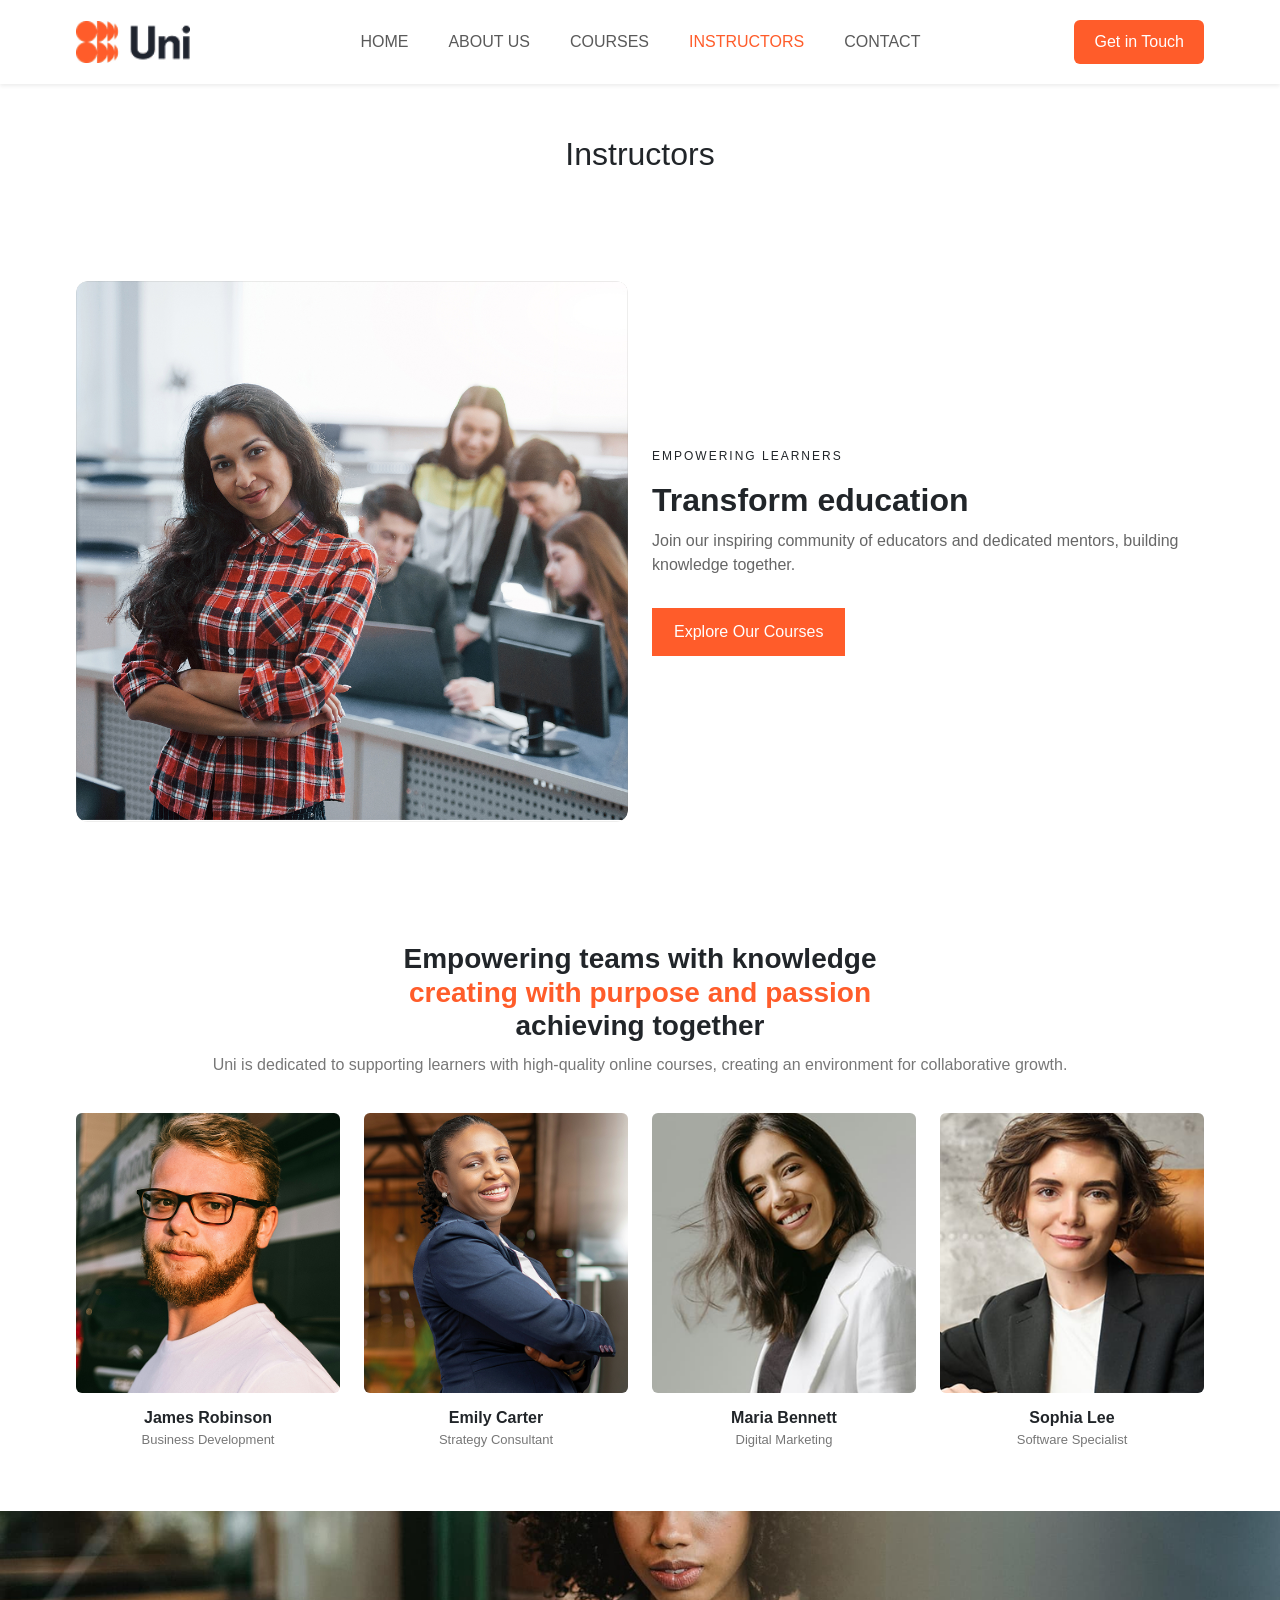
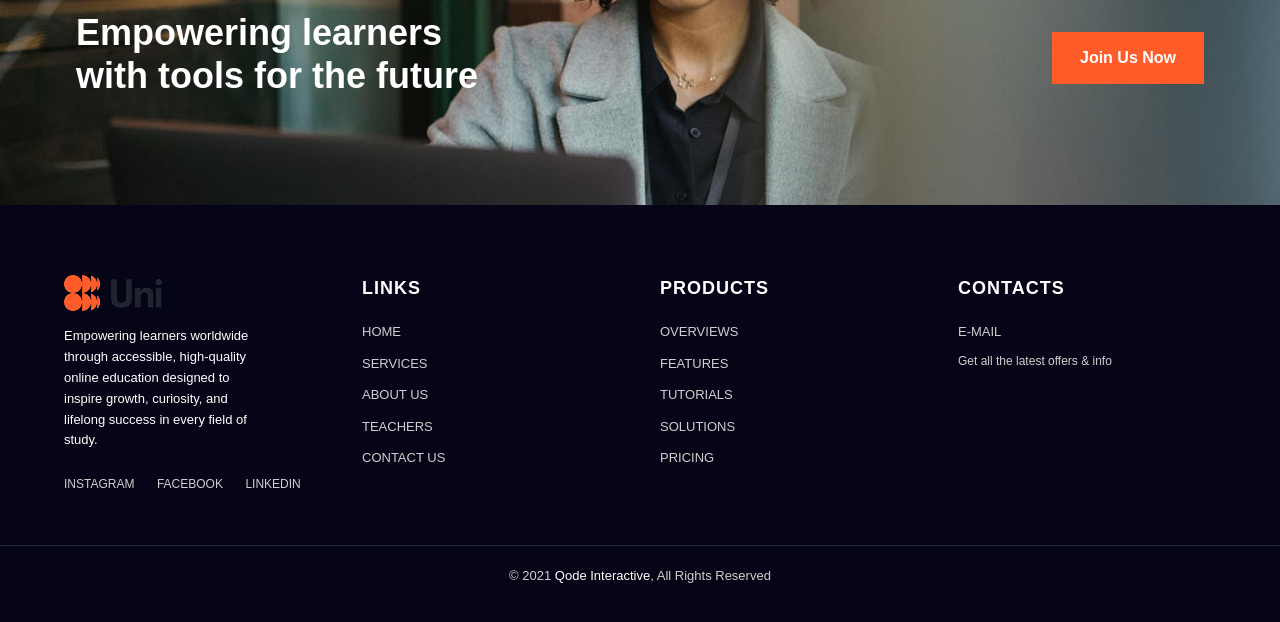
<file: index4.html>
<!DOCTYPE html>
<html>
<head>
  <title>Instructors</title>
  <meta name="viewport" content="width=device-width, initial-scale=1">

  <link href="https://cdn.jsdelivr.net/npm/bootstrap@5.3.8/dist/css/bootstrap.min.css" rel="stylesheet">

  <link rel="stylesheet" href="./style4.css">
</head>

<body>


<nav class="navbar navbar-expand-lg bg-white fixed-top py-3 shadow-sm">
  <div class="container">

    <a class="navbar-brand fw-bold" href="index.html">
      <img src="./images/LOGO (1).png" class="logo-img">
    </a>

    
    <button class="navbar-toggler border-0" type="button"
      data-bs-toggle="offcanvas"
      data-bs-target="#mobileMenu">
      <span class="navbar-toggler-icon"></span>
    </button>

   
    <div class="collapse navbar-collapse justify-content-center d-none d-lg-flex">
      <ul class="navbar-nav">
        <li class="nav-item"><a class="nav-link" href="./index.html">HOME</a></li>
        <li class="nav-item"><a class="nav-link" href="./index2.html">ABOUT US</a></li>
        <li class="nav-item"><a class="nav-link" href="./index3.html">COURSES</a></li>
        <li class="nav-item"><a class="nav-link active" href="./index4.html">INSTRUCTORS</a></li>
        <li class="nav-item"><a class="nav-link" href="./index5.html">CONTACT</a></li>
      </ul>
    </div>

    <button class="btn contact-btn d-none d-lg-block">Get in Touch</button>
  </div>
</nav>


<div class="offcanvas offcanvas-end" tabindex="-1" id="mobileMenu">
  <div class="offcanvas-header">
    <h5>Menu</h5>
    <button type="button" class="btn-close" data-bs-dismiss="offcanvas"></button>
  </div>
  <div class="offcanvas-body">
    <ul class="navbar-nav text-center">
      <li class="nav-item"><a class="nav-link" href="./index.html">HOME</a></li>
      <li class="nav-item"><a class="nav-link" href="./index2.html">ABOUT US</a></li>
      <li class="nav-item"><a class="nav-link" href="./index3.html">COURSES</a></li>
      <li class="nav-item"><a class="nav-link active" href="./index4.html">INSTRUCTORS</a></li>
      <li class="nav-item"><a class="nav-link" href="./index5.html">CONTACT</a></li>
    </ul>
  </div>
</div>

<section class="instructor-title text-center">
  <div class="container">
    <h2>Instructors</h2>
  </div>
</section>


<section class="instructor-hero">
  <div class="container">
    <div class="row align-items-center">

      <div class="col-lg-6">
        <img src="./images/Frame 134.png" class="img-fluid hero-img">
      </div>

      <div class="col-lg-6">
        <p class="mini">EMPOWERING LEARNERS</p>
        <h2 class="hero-heading">Transform education</h2>
        <p class="hero-text">
          Join our inspiring community of educators and dedicated mentors,
          building knowledge together.
        </p>
        <button class="orange-btn">Explore Our Courses</button>
      </div>

    </div>
  </div>
</section>


<section class="team-text text-center">
  <div class="container">

    <h3>
      Empowering teams with knowledge <br>
      <span>creating with purpose and passion</span><br>
      achieving together
    </h3>

    <p class="team-desc">
      Uni is dedicated to supporting learners with high-quality online courses,
      creating an environment for collaborative growth.
    </p>

  </div>
</section>

<section class="team-members">
  <div class="container">
    <div class="row text-center">

      <div class="col-md-3 col-6 member-card">
        <img src="./images/Frame 151 (4).png" class="img-fluid">
        <h6>James Robinson</h6>
        <span>Business Development</span>
      </div>

      <div class="col-md-3 col-6 member-card">
        <img src="./images/Frame 151 (5).png" class="img-fluid">
        <h6>Emily Carter</h6>
        <span>Strategy Consultant</span>
      </div>

      <div class="col-md-3 col-6 member-card">
        <img src="./images/Frame 151 (6).png" class="img-fluid">
        <h6>Maria Bennett</h6>
        <span>Digital Marketing</span>
      </div>

      <div class="col-md-3 col-6 member-card">
        <img src="./images/Frame 151 (7).png" class="img-fluid">
        <h6>Sophia Lee</h6>
        <span>Software Specialist</span>
      </div>

    </div>
  </div>
</section>


<section class="cta-banner">
  <div class="container">
    <div class="row align-items-center">

      <div class="col-lg-8">
        <h2 class="cta-text">
          Empowering learners<br>
          with tools for the future
        </h2>
      </div>

      <div class="col-lg-4 text-lg-end text-center">
        <button class="cta-btn">Join Us Now</button>
      </div>

    </div>
  </div>
</section>


<footer class="footer">
  <div class="footer-container">

    
    <div class="footer-col footer-about">
      <div class="logo">
        <a class="navbar-brand" href="index.html">
          <img src="./images/LOGO (1).png" alt="logo">
        </a>
      </div>

      <p>
        Empowering learners worldwide through accessible, high-quality online education
        designed to inspire growth, curiosity, and lifelong success in every field of study.
      </p>

      <div class="social-links">
        <a href="#">INSTAGRAM</a>
        <a href="#">FACEBOOK</a>
        <a href="#">LINKEDIN</a>
      </div>
    </div>

    
    <div class="footer-col">
      <div class="footer-title">LINKS</div>
      <nav class="footer-nav">
        <a href="#">HOME</a>
        <a href="#">SERVICES</a>
        <a href="#">ABOUT US</a>
        <a href="#">TEACHERS</a>
        <a href="#">CONTACT US</a>
      </nav>
    </div>

   
    <div class="footer-col">
      <div class="footer-title">PRODUCTS</div>
      <nav class="footer-nav">
        <a href="#">OVERVIEWS</a>
        <a href="#">FEATURES</a>
        <a href="#">TUTORIALS</a>
        <a href="#">SOLUTIONS</a>
        <a href="#">PRICING</a>
      </nav>
    </div>

    
    <div class="footer-col">
      <div class="footer-title">CONTACTS</div>
      <nav class="footer-nav">
        <a href="#">E-MAIL</a>
      </nav>

      <p class="subscribe">
        Get all the latest offers & info
      </p>
    </div>

  </div>

 
  <div class="footer-bottom">
    <p>© 2021 <a href="#">Qode Interactive</a>, All Rights Reserved</p>
  </div>
</footer>

<script src="https://cdn.jsdelivr.net/npm/bootstrap@5.3.8/dist/js/bootstrap.bundle.min.js"></script>
</body>
</html>
</file>
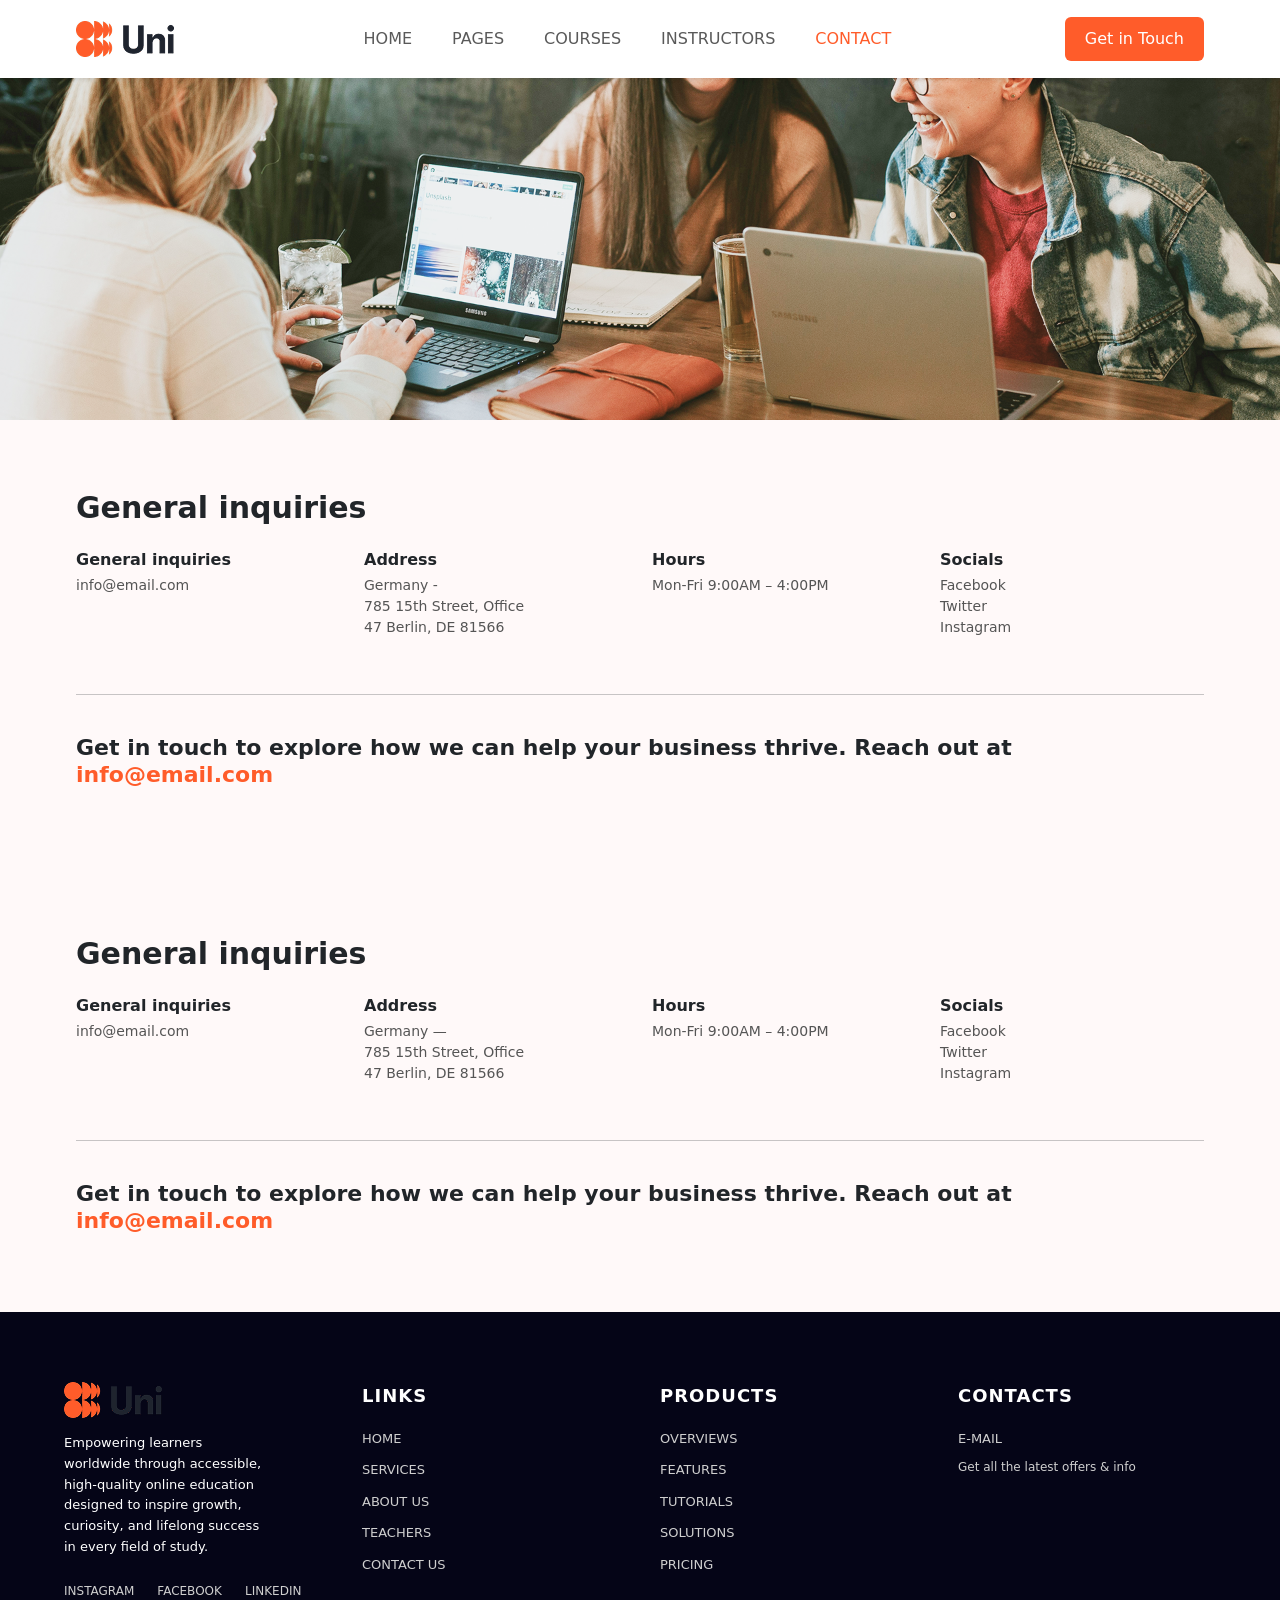
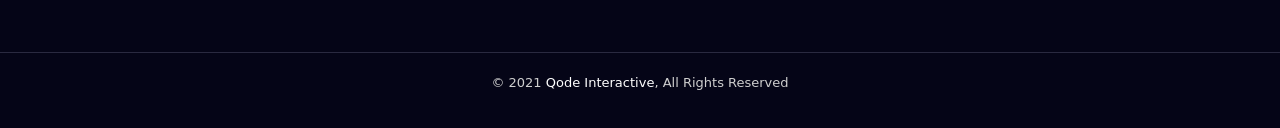
<file: index5.html>
<!doctype html>
<html lang="en">
<head>
  <meta charset="UTF-8" />
  <meta name="viewport" content="width=device-width, initial-scale=1.0" />
  <title>Contact Page</title>

  <link
    href="https://cdn.jsdelivr.net/npm/bootstrap@5.3.8/dist/css/bootstrap.min.css"
    rel="stylesheet"
  />

  
  <link href="https://unpkg.com/aos@2.3.4/dist/aos.css" rel="stylesheet">

  
  <link rel="stylesheet" href="./style5.css" />
</head>

<body>


<nav class="navbar navbar-expand-lg bg-white fixed-top py-3 shadow-sm">
  <div class="container">

    <a class="navbar-brand fw-bold" href="index.html">
      <img src="./images/LOGO (1).png" class="logo-img">
    </a>

    <button class="navbar-toggler border-0"
      type="button"
      data-bs-toggle="offcanvas"
      data-bs-target="#mobileMenu">
      <span class="navbar-toggler-icon"></span>
    </button>

    
    <div class="collapse navbar-collapse justify-content-center d-none d-lg-flex">
      <ul class="navbar-nav">
        <li class="nav-item"><a class="nav-link" href="./index.html">HOME</a></li>
        <li class="nav-item"><a class="nav-link" href="#">PAGES</a></li>
        <li class="nav-item"><a class="nav-link" href="./index3.html">COURSES</a></li>
        <li class="nav-item"><a class="nav-link" href="./index4.html">INSTRUCTORS</a></li>
        <li class="nav-item"><a class="nav-link active" href="./index5.html">CONTACT</a></li>
      </ul>
    </div>

    <button class="btn contact-btn d-none d-lg-block">Get in Touch</button>
  </div>
</nav>


<div class="offcanvas offcanvas-end" tabindex="-1" id="mobileMenu">
  <div class="offcanvas-header">
    <h5>Menu</h5>
    <button class="btn-close" data-bs-dismiss="offcanvas"></button>
  </div>
  <div class="offcanvas-body">
    <ul class="navbar-nav text-center">
      <li class="nav-item"><a class="nav-link" href="./index.html">HOME</a></li>
      <li class="nav-item"><a class="nav-link" href="#">PAGES</a></li>
      <li class="nav-item"><a class="nav-link" href="./index3.html">COURSES</a></li>
      <li class="nav-item"><a class="nav-link" href="./index4.html">INSTRUCTORS</a></li>
      <li class="nav-item"><a class="nav-link active" href="./index5.html">CONTACT</a></li>
    </ul>
  </div>
</div>


<section class="contact-hero" data-aos="fade-in">
  <img src="./images/BANNER (1).png" class="img-fluid" />
</section>


<section class="inquiry-section" data-aos="fade-up">
  <div class="container">
    <h2 class="inquiry-title">General inquiries</h2>

    <div class="row mt-4">
      <div class="col-md-3" data-aos="zoom-in">
        <h6>General inquiries</h6>
        <p>info@email.com</p>
      </div>

      <div class="col-md-3" data-aos="zoom-in">
        <h6>Address</h6>
        <p>
          Germany - <br />
          785 15th Street, Office <br />
          47 Berlin, DE 81566
        </p>
      </div>

      <div class="col-md-3" data-aos="zoom-in">
        <h6>Hours</h6>
        <p>Mon-Fri 9:00AM – 4:00PM</p>
      </div>

      <div class="col-md-3" data-aos="zoom-in">
        <h6>Socials</h6>
        <p>Facebook<br />Twitter<br />Instagram</p>
      </div>
    </div>

    <hr class="divider" />

    <h4 class="contact-text">
      Get in touch to explore how we can help your business thrive.
      Reach out at <span>info@email.com</span>
    </h4>
  </div>
</section>


<section class="inquiry-section" data-aos="fade-up">
  <div class="container">
    <h2 class="inquiry-title">General inquiries</h2>

    <div class="row mt-4">
      <div class="col-md-3" data-aos="zoom-in">
        <h6>General inquiries</h6>
        <p>info@email.com</p>
      </div>

      <div class="col-md-3" data-aos="zoom-in">
        <h6>Address</h6>
        <p>
          Germany — <br />
          785 15th Street, Office <br />
          47 Berlin, DE 81566
        </p>
      </div>

      <div class="col-md-3" data-aos="zoom-in">
        <h6>Hours</h6>
        <p>Mon-Fri 9:00AM – 4:00PM</p>
      </div>

      <div class="col-md-3" data-aos="zoom-in">
        <h6>Socials</h6>
        <p>Facebook<br />Twitter<br />Instagram</p>
      </div>
    </div>

    <hr class="divider" />

    <h4 class="contact-text">
      Get in touch to explore how we can help your business thrive.
      Reach out at <span>info@email.com</span>
    </h4>
  </div>
</section>

<footer class="footer">
  <div class="footer-container">

    
    <div class="footer-col footer-about">
      <div class="logo">
        <a class="navbar-brand" href="index.html">
          <img src="./images/LOGO (1).png" alt="logo">
        </a>
      </div>

      <p>
        Empowering learners worldwide through accessible, high-quality online education
        designed to inspire growth, curiosity, and lifelong success in every field of study.
      </p>

      <div class="social-links">
        <a href="#">INSTAGRAM</a>
        <a href="#">FACEBOOK</a>
        <a href="#">LINKEDIN</a>
      </div>
    </div>

   
    <div class="footer-col">
      <div class="footer-title">LINKS</div>
      <nav class="footer-nav">
        <a href="#">HOME</a>
        <a href="#">SERVICES</a>
        <a href="#">ABOUT US</a>
        <a href="#">TEACHERS</a>
        <a href="#">CONTACT US</a>
      </nav>
    </div>

    
    <div class="footer-col">
      <div class="footer-title">PRODUCTS</div>
      <nav class="footer-nav">
        <a href="#">OVERVIEWS</a>
        <a href="#">FEATURES</a>
        <a href="#">TUTORIALS</a>
        <a href="#">SOLUTIONS</a>
        <a href="#">PRICING</a>
      </nav>
    </div>

    <div class="footer-col">
      <div class="footer-title">CONTACTS</div>
      <nav class="footer-nav">
        <a href="#">E-MAIL</a>
      </nav>

      <p class="subscribe">
        Get all the latest offers & info
      </p>
    </div>

  </div>

  
  <div class="footer-bottom">
    <p>© 2021 <a href="#">Qode Interactive</a>, All Rights Reserved</p>
  </div>
</footer>

<script src="https://cdn.jsdelivr.net/npm/bootstrap@5.3.8/dist/js/bootstrap.bundle.min.js"></script>


<script src="https://unpkg.com/aos@2.3.4/dist/aos.js"></script>
<script>
  AOS.init({
    duration: 1000,
    once: true
  });
</script>

</body>
</html>
</file>
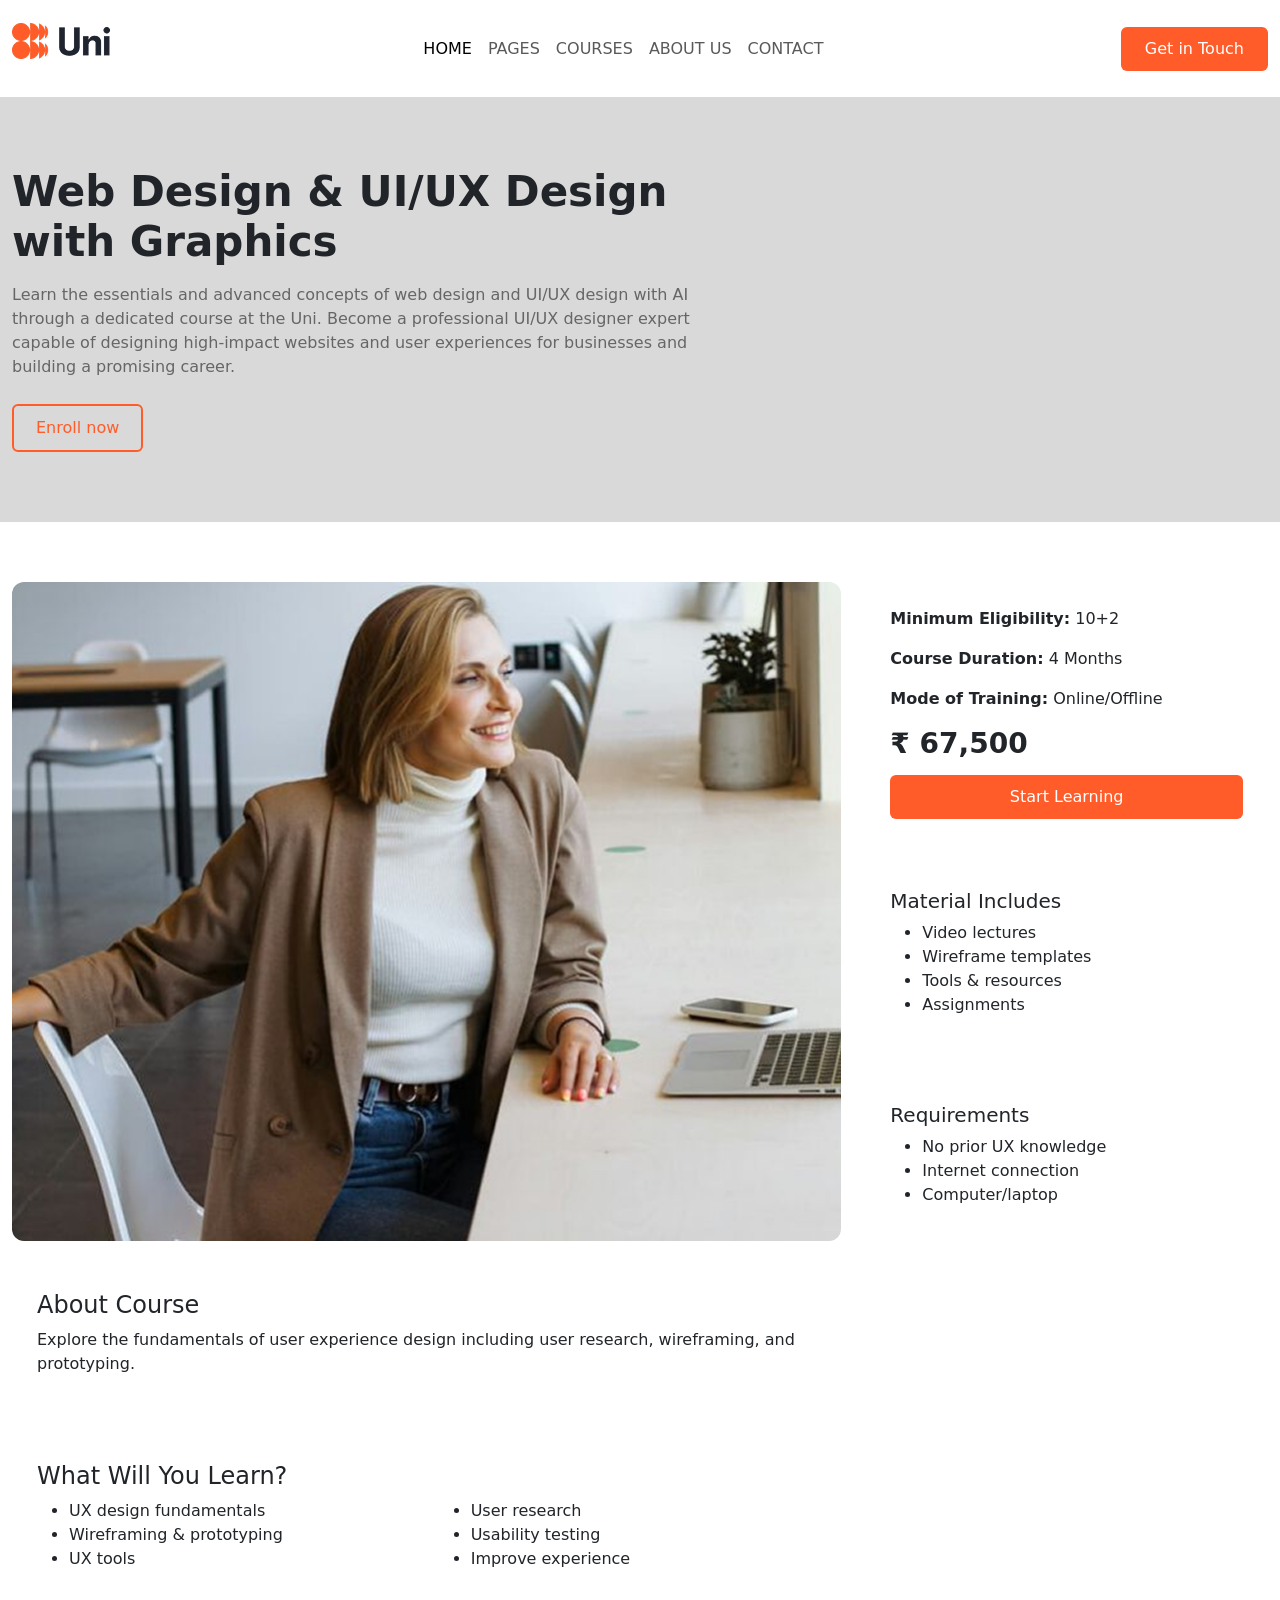
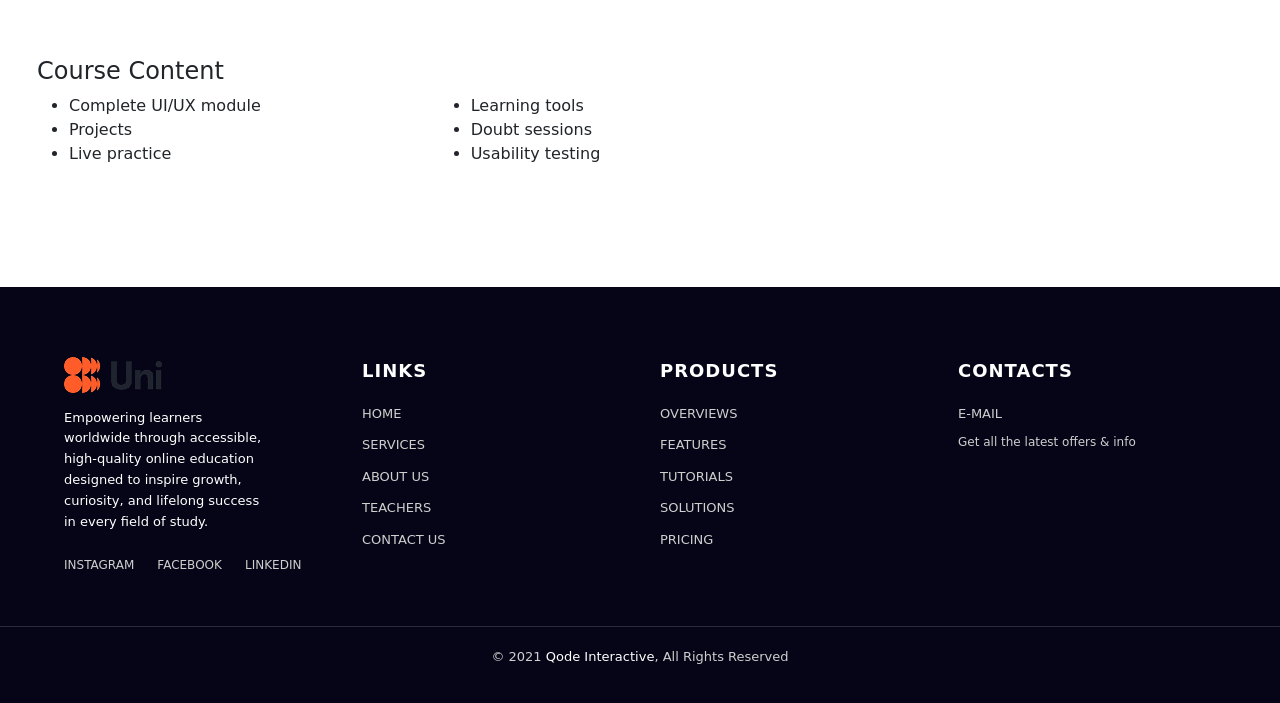
<file: index6.html>
<!doctype html>
<html lang="en">
  <head>
    <meta charset="UTF-8" />
    <meta name="viewport" content="width=device-width, initial-scale=1.0" />
    <title>Course UI</title>

  
    <link
      href="https://cdn.jsdelivr.net/npm/bootstrap@5.3.8/dist/css/bootstrap.min.css"
      rel="stylesheet"
    />

    
    <link href="https://unpkg.com/aos@2.3.4/dist/aos.css" rel="stylesheet">

    
    <link rel="stylesheet" href="./style6.css" />
  </head>

  <body>

    
    <nav class="navbar navbar-expand-lg bg-white shadow-sm">
      <div class="container">
        <a class="navbar-brand fw-bold" href="index.html">
          <div class="logo">
            <img src="./images/LOGO (1).png">
          </div>
        </a>

        <button
          class="navbar-toggler"
          data-bs-toggle="collapse"
          data-bs-target="#navMenu"
        >
          <span class="navbar-toggler-icon"></span>
        </button>

        <div class="collapse navbar-collapse" id="navMenu">
          <ul class="navbar-nav mx-auto">
            <li class="nav-item">
              <a class="nav-link active" href="./index.html">HOME</a>
            </li>
            <li class="nav-item"><a class="nav-link" href="#">PAGES</a></li>
            <li class="nav-item"><a class="nav-link" href="./index3.html">COURSES</a></li>
            <li class="nav-item"><a class="nav-link" href="./index4.html">ABOUT US</a></li>
            <li class="nav-item"><a class="nav-link" href="./index5.html">CONTACT</a></li>
          </ul>

          <button class="btn btn-orange">Get in Touch</button>
        </div>
      </div>
    </nav>

    
    <section class="hero" data-aos="fade-up">
      <div class="container">
        <div class="row">
          <div class="col-lg-7">
            <h1 class="hero-title">Web Design & UI/UX Design with Graphics</h1>

            <p class="hero-text">
              Learn the essentials and advanced concepts of web design and UI/UX design with AI through a dedicated 
              course at the Uni. Become a professional UI/UX designer expert capable of designing 
              high-impact websites and user experiences for businesses and building a promising career.
            </p>

            <button class="btn btn-outline-orange">Enroll now</button>
          </div>
        </div>
      </div>
    </section>

    
    <section class="course-area">
      <div class="container">
        <div class="row">

          
          <div class="col-lg-8">

            <img src="./images/Frame 77.png" class="course-img" data-aos="zoom-in"/>

            <div class="content-box" data-aos="fade-up">
              <h4>About Course</h4>
              <p>
                Explore the fundamentals of user experience design including
                user research, wireframing, and prototyping.
              </p>
            </div>

            <div class="content-box" data-aos="fade-up">
              <h4>What Will You Learn?</h4>
              <div class="row">
                <div class="col-md-6">
                  <ul>
                    <li>UX design fundamentals</li>
                    <li>Wireframing & prototyping</li>
                    <li>UX tools</li>
                  </ul>
                </div>
                <div class="col-md-6">
                  <ul>
                    <li>User research</li>
                    <li>Usability testing</li>
                    <li>Improve experience</li>
                  </ul>
                </div>
              </div>
            </div>

            <div class="content-box" data-aos="fade-up">
              <h4>Course Content</h4>
              <div class="row">
                <div class="col-md-6">
                  <ul>
                    <li>Complete UI/UX module</li>
                    <li>Projects</li>
                    <li>Live practice</li>
                  </ul>
                </div>
                <div class="col-md-6">
                  <ul>
                    <li>Learning tools</li>
                    <li>Doubt sessions</li>
                    <li>Usability testing</li>
                  </ul>
                </div>
              </div>
            </div>

          </div>

          
          <div class="col-lg-4">

            <div class="sidebar-box" data-aos="fade-left">
              <p><strong>Minimum Eligibility:</strong> 10+2</p>
              <p><strong>Course Duration:</strong> 4 Months</p>
              <p><strong>Mode of Training:</strong> Online/Offline</p>

              <h3 class="price">₹ 67,500</h3>
              <button class="btn btn-orange w-100">Start Learning</button>
            </div>

            <div class="sidebar-box" data-aos="fade-left">
              <h5>Material Includes</h5>
              <ul>
                <li>Video lectures</li>
                <li>Wireframe templates</li>
                <li>Tools & resources</li>
                <li>Assignments</li>
              </ul>
            </div>

            <div class="sidebar-box" data-aos="fade-left">
              <h5>Requirements</h5>
              <ul>
                <li>No prior UX knowledge</li>
                <li>Internet connection</li>
                <li>Computer/laptop</li>
              </ul>
            </div>

          </div>

        </div>
      </div>
    </section>

    
    <footer class="footer">
  <div class="footer-container">

    <div class="footer-col footer-about">
      <div class="logo">
        <a class="navbar-brand" href="index.html">
          <img src="./images/LOGO (1).png" alt="logo">
        </a>
      </div>

      <p>
        Empowering learners worldwide through accessible, high-quality online education
        designed to inspire growth, curiosity, and lifelong success in every field of study.
      </p>

      <div class="social-links">
        <a href="#">INSTAGRAM</a>
        <a href="#">FACEBOOK</a>
        <a href="#">LINKEDIN</a>
      </div>
    </div>

    <div class="footer-col">
      <div class="footer-title">LINKS</div>
      <nav class="footer-nav">
        <a href="#">HOME</a>
        <a href="#">SERVICES</a>
        <a href="#">ABOUT US</a>
        <a href="#">TEACHERS</a>
        <a href="#">CONTACT US</a>
      </nav>
    </div>

    <div class="footer-col">
      <div class="footer-title">PRODUCTS</div>
      <nav class="footer-nav">
        <a href="#">OVERVIEWS</a>
        <a href="#">FEATURES</a>
        <a href="#">TUTORIALS</a>
        <a href="#">SOLUTIONS</a>
        <a href="#">PRICING</a>
      </nav>
    </div>

    <div class="footer-col">
      <div class="footer-title">CONTACTS</div>
      <nav class="footer-nav">
        <a href="#">E-MAIL</a>
      </nav>

      <p class="subscribe">
        Get all the latest offers & info
      </p>
    </div>

  </div>

 
  <div class="footer-bottom">
    <p>© 2021 <a href="#">Qode Interactive</a>, All Rights Reserved</p>
  </div>
</footer>

    
    <script src="https://cdn.jsdelivr.net/npm/bootstrap@5.3.8/dist/js/bootstrap.bundle.min.js"></script>

    <script src="https://unpkg.com/aos@2.3.4/dist/aos.js"></script>
    <script>
      AOS.init({
        duration: 1000,
        once: true
      });
    </script>

  </body>
</html>
</file>
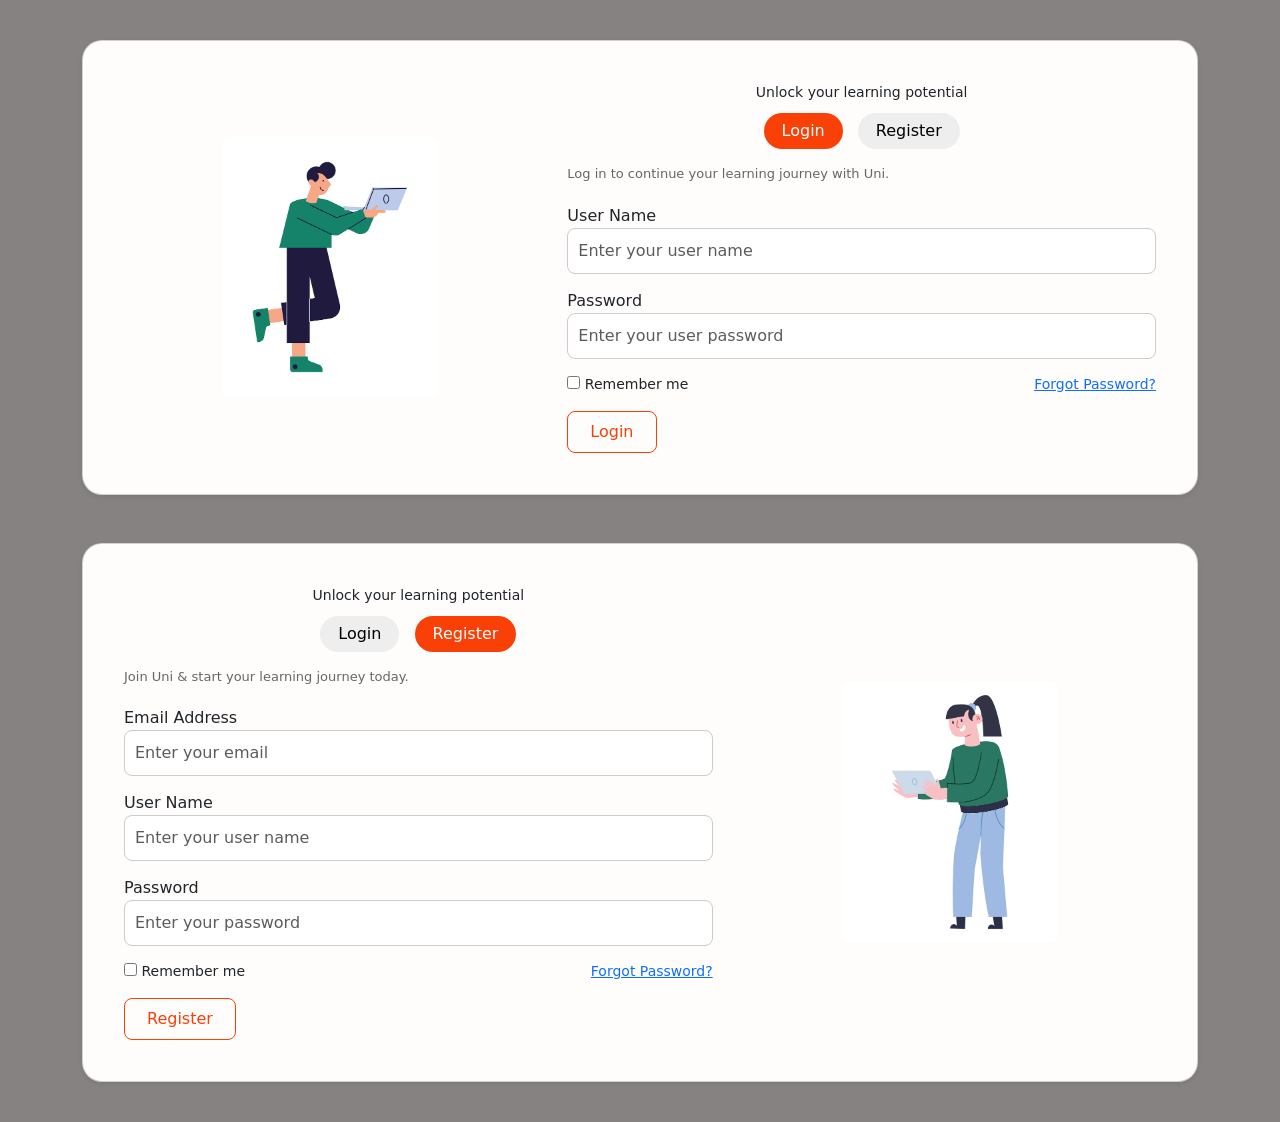
<file: index7.html>
<!DOCTYPE html>
<html lang="en">
<head>
  <meta charset="UTF-8">
  <meta name="viewport" content="width=device-width, initial-scale=1.0">
  <title>Login Register UI</title>

 
  <link href="https://cdn.jsdelivr.net/npm/bootstrap@5.3.8/dist/css/bootstrap.min.css" rel="stylesheet">

 
  <link href="https://unpkg.com/aos@2.3.4/dist/aos.css" rel="stylesheet">

 
  <link rel="stylesheet" href="./style7.css">
</head>

<body>

<div class="main-wrapper">

 
  <div class="container">
    <div class="card form-card shadow-sm">
      <div class="row g-0 align-items-center">

        <div class="col-md-5 text-center">
          <img src="./images/Frame 77 (2).png" class="img-fluid illustration">
        </div>

        <div class="col-md-7">
          <div class="card-body">

            <p class="top-text">Unlock your learning potential</p>

            <div class="tabs">
              <button class="active">Login</button>
              <button>Register</button>
            </div>

            <p class="desc">
              Log in to continue your learning journey with Uni.
            </p>

            <form>

              <label>User Name</label>
              <input type="text" class="form-control" placeholder="Enter your user name">

              <label>Password</label>
              <input type="password" class="form-control" placeholder="Enter your user password">

              <div class="d-flex justify-content-between mt-2 small">
                <div>
                  <input type="checkbox"> Remember me
                </div>
                <a href="#">Forgot Password?</a>
              </div>

              <button class="btn btn-outline-orange mt-3">Login</button>

            </form>
          </div>
        </div>

      </div>
    </div>
  </div>


 
  <div class="container mt-5" data-aos="fade-up">
    <div class="card form-card shadow-sm">
      <div class="row g-0 align-items-center">

        <div class="col-md-7">
          <div class="card-body">

            <p class="top-text">Unlock your learning potential</p>

            <div class="tabs">
              <button>Login</button>
              <button class="active">Register</button>
            </div>

            <p class="desc">
              Join Uni & start your learning journey today.
            </p>

            <form>

              <label>Email Address</label>
              <input type="email" class="form-control" placeholder="Enter your email">

              <label>User Name</label>
              <input type="text" class="form-control" placeholder="Enter your user name">

              <label>Password</label>
              <input type="password" class="form-control" placeholder="Enter your password">

              <div class="d-flex justify-content-between mt-2 small">
                <div>
                  <input type="checkbox"> Remember me
                </div>
                <a href="#">Forgot Password?</a>
              </div>

              <button class="btn btn-outline-orange mt-3">Register</button>

            </form>
          </div>
        </div>

        <div class="col-md-5 text-center">
          <img src="./images/Frame 77 (3).png" class="img-fluid illustration">
        </div>

      </div>
    </div>
  </div>

</div>


<script src="https://cdn.jsdelivr.net/npm/bootstrap@5.3.8/dist/js/bootstrap.bundle.min.js"></script>


<script src="https://unpkg.com/aos@2.3.4/dist/aos.js"></script>
<script>
  AOS.init({
    duration: 1000,
    once: true
  });
</script>

</body>
</html>
</file>
<file: style.css>
*{
  margin:0;
  padding:0;
  box-sizing:border-box;
}




.container{
  width:90%;
  max-width:1472px;
  margin:auto;
}


.navbar{
  background:#ffffff;
  padding:18px 0;
}

.navbar-brand{
  font-weight:700;
  font-size:22px;
}

.logo-dot{
  color:#ff5a2c;
}

.nav-link{
  color:#000 !important;
  font-weight:500;
  margin:0 14px;
  font-size:14px;
  letter-spacing:0.5px;
}

.nav-link.active{
  color:#ff5a2c !important;
}

.btn-orange{
  background:#ff5a2c;
  color:#fff;
  padding:10px 24px;
  border-radius:4px;
  font-size:14px;
  font-weight:600;
}

.btn-orange:hover{
  background:#e64a19;
  color:#fff;
}


.hero{
  background:url(./images/BANNER.png);
  background-size:cover;
  background-position:center;
  min-height:92vh;
  display:flex;
  align-items:center;
  color:#fff;
}


.hero h1{
  font-size:68px;
  font-weight:700;
  line-height:1.1;
}

.hero p{
  font-size:14px;
  color:#e6e6e6;
  margin-top:18px;
  width:75%;
}



.count{
  font-size:75px;
  font-weight:700;
  color:#ffe500;
  margin-top:35px;
  letter-spacing:1px;
  display:flex;
  align-items:center;
}

.count span{
  display:inline-block;
  min-width:120px;
}

.count span{
  transition:all 0.3s ease;
}


@media only screen and (max-width: 600px) {
  .count {
    display: flex;
    justify-content: center; 
    text-align: center;
  }

  .count span {
    min-width: auto;   
  }
}

.students{
  display:flex;
  align-items:center;
  gap:14px;
  margin-top:18px;
}

.students img{
  width:46px;
  height:46px;
  border-radius:50%;
  border:3px solid #fff;
  margin-left:-12px;
}

.students span{
  font-size:14px;
  margin-left:10px;
  color:#fff;
}

.logo-img{
  height:42px;
}

body{
  padding-top:95px;
}


.btn-orange,
.start-btn,
.more-btn,
.black-btn,
.get-btn{
  transition:0.3s;
}

.btn-orange:hover,
.start-btn:hover,
.more-btn:hover,
.black-btn:hover,
.get-btn:hover{
  transform:translateY(-3px);
  box-shadow:0 10px 20px rgba(0,0,0,0.2);
}


.learn-card,
.course-card{
  transition:0.3s;
}

.learn-card:hover,
.course-card:hover{
  transform:translateY(-8px);
  box-shadow:0 15px 25px rgba(0,0,0,0.1);
}

@media(max-width:992px){

  .hero h1{
    font-size:48px;
  }

  .hero p{
    width:100%;
  }

}

@media(max-width:768px){

  .hero{
    text-align:center;
    padding:60px 0;
  }

  .hero h1{
    font-size:38px;
  }

  .students{
    justify-content:center;
    flex-wrap:wrap;
  }

}






.learn-section{
  background:#F1EEE3;
  padding:90px 0;
  text-align:center;
}

.learn-subtitle{
  font-size:12px;
  letter-spacing:2px;
  color:#000000;
  margin-bottom:8px;
}

.learn-title{
  font-size:38px;
  font-weight:700;
  color:#111;
}

.learn-row{
  margin-top:50px;
}

.learn-card{
  background:#efefef;
  padding:35px 20px;
  border-radius:14px;
  height:100%;
  transition:0.3s;
}

.learn-card:hover{
  transform:translateY(-8px);
}

.learn-card img{
  width:42px;
  margin-bottom:15px;
}

.learn-card h5{
  color:#FF5C2A;
  font-size:16px;
  margin-bottom:10px;
  font-weight:600;
}

.learn-card p{
  font-size:13px;
  color:#666;
}


.more-btn{
  background:#000;
  color:#fff;
  padding:12px 28px;
  margin-top:45px;
  border-radius:3px;
  font-size:14px;
}

.more-btn:hover{
  background:#000000;
  color:#fff;
}


@media (max-width:1200px){
  .learn-section{
    padding:80px 0;
  }
}


@media (max-width:992px){

  .learn-title{
    font-size:32px;
  }

  .learn-row{
    row-gap:25px;
  }

  .learn-card{
    padding:30px 18px;
  }

  .learn-card img{
    width:38px;
  }

}


@media (max-width:768px){

  .learn-section{
    padding:70px 0;
  }

  .learn-subtitle{
    font-size:11px;
  }

  .learn-title{
    font-size:26px;
  }

  .learn-row{
    margin-top:35px;
    row-gap:20px;
  }

  .learn-card{
    padding:28px 18px;
  }

  .learn-card h5{
    font-size:15px;
  }

  .learn-card p{
    font-size:12px;
  }

  .more-btn{
    margin-top:35px;
    padding:11px 24px;
    font-size:13px;
  }

}


@media (max-width:480px){

  .learn-title{
    font-size:22px;
  }

  .learn-card{
    padding:25px 15px;
  }

  .learn-card img{
    width:34px;
  }

  .more-btn{
    width:70%;
  }

}





.journey-section{
  background:#FBF9F5;
  padding:90px 0;
}

.journey-img img{
  width:100%;
  border-radius:6px;
}


.journey-content{
  padding-left:40px;
}

.journey-sub{
  font-size:12px;
  letter-spacing:2px;
  margin-bottom:10px;
}

.journey-content h2{
  font-size:40px;
  font-weight:700;
  margin-bottom:15px;
}

.journey-text{
  font-size:14px;
  color:#000000;
  margin-bottom:12px;
}

.journey-bold{
  font-size:14px;
  font-weight:600;
  margin-bottom:30px;
}

.journey-bottom h5{
  font-weight:700;
  margin-bottom:8px;
}

.journey-bottom p{
  font-size:13px;
  color:#8E8D87;
}


.stats-row{
  margin-top:70px;
}

.stat-title{
  font-size:14px;
  margin-bottom:10px;
}

.stats-row h1{
  font-size:70px;
  font-weight:800;
}


@media(max-width:992px){

  .journey-content{
    padding-left:0;
    margin-top:40px;
  }

  .journey-content h2{
    font-size:32px;
  }

  .stats-row h1{
    font-size:50px;
  }
}

@media(max-width:768px){

  .journey-section{
    padding:70px 0;
    text-align:center;
  }

  .journey-content h2{
    font-size:26px;
  }

  .stats-row{
    row-gap:30px;
  }

  .stats-row h1{
    font-size:42px;
  }
}



.empower-section{
  position:relative;
  width:100%;
}

.empower-img{
  width:100%;
  height:520px;
  object-fit:cover;
  display:block;
}


.empower-card{
  position:absolute;
  top:50%;
  right:10%;
  transform:translateY(-50%);
  background:#FFFFFF;
  padding:40px 35px;
  width:320px;
}

.empower-card h3{
  font-size:28px;
  font-weight:700;
  margin-bottom:15px;
}

.empower-card p{
  font-size:13px;
  color:#6E6C62;
  margin-bottom:20px;
}

.empower-join{
  font-weight:600;
  color:#000;
}






@media (max-width: 992px){

  .empower-section{
    display:block;
  }

  .empower-img{
    height:420px;
  }

  .empower-card{
    position:relative;   
    top:auto;
    right:auto;
    transform:none;
    width:85%;
    margin:-80px auto 40px;
    padding:30px 25px;
  }
}


@media (max-width: 768px){

  .empower-img{
    height:auto;
  }

  .empower-card{
    position:relative;   
    width:92%;
    margin:-60px auto 30px;
    padding:24px 20px;
  }

  .empower-card h3{
    font-size:22px;
  }

  .empower-card p{
    font-size:14px;
  }

  .empower-join{
    font-size:15px;
  }
}


@media (max-width: 576px){

  .empower-card{
    width:94%;
    margin:-40px auto 25px;
    padding:20px 16px;
  }

  .empower-card h3{
    font-size:20px;
  }

  .empower-card p{
    font-size:13px;
  }
}
 





.courses-section{
  background:#F1EEE3;
  padding:90px 0;
}

.section-sub{
  text-align:center;
  font-size:12px;
  letter-spacing:2px;
}

.section-title{
  font-size:36px;
  font-weight:700;
  margin-top:10px;
}


.course-card{
  background:white;
  padding:15px;
  border-radius:6px;
}

.course-body{
  padding:10px;
}

.stars{
  color:orange;
  font-size:14px;
  margin:8px 0;
}

.course-body h6{
  font-weight:600;
}

.duration{
  font-size:13px;
  color:#666;
}

.author{
  font-size:12px;
  color:#777;
}

.start-btn{
  width:100%;
  border:1px solid red;
  background:none;
  padding:8px;
  margin-top:10px;
  color:red;
}

.black-btn{
  background:#000;
  color:#fff;
  padding:12px 30px;
  border:none;
}


.testimonial-section{
  background:#F1EEE3;
  padding:80px 0;
}

.testimonial-text{
  font-weight:600;
  margin:15px 0;
}

.testimonial-name{
  font-weight:600;
}

.testimonial-img{
  width:80%;
}


.signup-section{
  background:#F1EEE3;
  padding:80px 0 100px;
}

.signup-desc{
  color:#666;
  margin-bottom:20px;
}

.features span{
  margin:0 15px;
  font-size:14px;
}

.signup-box{
  display:flex;
  justify-content:center;
  margin-top:20px;
}

.signup-box input{
  width:300px;
  padding:12px;
  border:1px solid #ccc;
}

.get-btn{
  background:#ff5722;
  color:#fff;
  border:none;
  padding:12px 25px;
}

.terms{
  font-size:12px;
  color:#8E8D87;
  margin-top:10px;
}


@media (max-width:1200px){

  .section-title{
    font-size:32px;
  }

  .course-card{
    padding:12px;
  }

  .testimonial-img{
    width:90%;
  }
}


@media (max-width:992px){

  .courses-section,
  .testimonial-section,
  .signup-section{
    padding:70px 0;
  }

  .section-title{
    font-size:28px;
  }

  .course-body h6{
    font-size:15px;
  }

  .testimonial-text{
    font-size:18px;
  }

  .testimonial-section .row{
    text-align:center;
  }

  .testimonial-img{
    margin-top:30px;
    width:80%;
  }

}


@media (max-width:768px){

  .section-sub{
    font-size:11px;
  }

  .section-title{
    font-size:24px;
  }

  .courses-section{
    padding:60px 0;
  }

  .course-card{
    margin-bottom:15px;
  }

  .black-btn{
    padding:10px 22px;
    font-size:14px;
  }

  
  .testimonial-text{
    font-size:16px;
    line-height:1.5;
  }

  .testimonial-img{
    width:100%;
    margin-top:25px;
  }

  
  .signup-desc{
    font-size:14px;
    padding:0 10px;
  }

  .features{
    display:flex;
    flex-direction:column;
    gap:8px;
    margin-top:15px;
  }

  .signup-box{
    flex-direction:column;
    align-items:center;
    gap:10px;
  }

  .signup-box input{
    width:90%;
  }

  .get-btn{
    width:90%;
  }

}


@media (max-width:480px){

  .section-title{
    font-size:20px;
  }

  .course-body{
    text-align:center;
  }

  .stars{
    font-size:12px;
  }

  .testimonial-text{
    font-size:15px;
  }

  .terms{
    font-size:11px;
  }

}




.logo-section{
  width:100%;
  background:white;
  padding:0;
}


.logo-container{
  width:100%;
  display:flex;
  border-top:1px solid #cfcac1;
  border-bottom:1px solid #cfcac1;
}


.logo-box{
  flex:1;
  height:120px;
  display:flex;
  align-items:center;
  justify-content:center;
  border-right:1px solid #cfcac1;
}

.logo-box:last-child{
  border-right:none;
}



.logo-box img{
  width:100%;
  max-width:220px;
  max-height:90px;
  object-fit:contain;
}
.logo-box img:hover{
  opacity:0.8;
}


@media(max-width:992px){

  .logo-box{
    height:100px;
  }

  .logo-box img{
    max-width:90px;
    max-height:30px;
  }
}


@media(max-width:768px){

  .logo-container{
    flex-wrap:wrap;
  }

  .logo-box{
    width:33.33%;
    flex:none;
    border-bottom:1px solid #cfcac1;
  }
}


@media(max-width:480px){

  .logo-box{
    width:50%;
  }

}



.create-course-section{
  background:#FFFFFF;
  padding:90px 0;
}

.create-sub{
  font-size:12px;
  letter-spacing:2px;
  text-align:left;
}

.create-title{
  font-size:38px;
  font-weight:700;
  margin-top:8px;
}


.main-illustration{
  width:80%;
}

.mini-sub{
  font-size:11px;
  letter-spacing:1px;
  color:#8E8D87;
  margin-bottom:5px;
}

.left-heading{
  font-weight:700;
  margin-bottom:8px;
}

.left-date{
  font-size:12px;
  color:#777;
}

.left-desc{
  font-size:13px;
  color:#8E8D87;
  width:80%;
}


.blog-item{
  gap:15px;
  margin-bottom:25px;
  align-items:flex-start;
}

.blog-img{
  width:110px;
  height:80px;
  object-fit:cover;
}

.blog-item h6{
  font-weight:600;
}

.blog-date{
  font-size:12px;
  color:#8E8D87;
}


@media(max-width:992px){

  .create-title{
    font-size:30px;
  }

  .main-illustration{
    width:100%;
    margin-bottom:20px;
  }

  .left-desc{
    width:100%;
  }
}

@media(max-width:768px){

  .create-course-section{
    padding:70px 0;
  }

  .create-title{
    font-size:24px;
  }

  .blog-item{
    flex-direction:column;
  }

  .blog-img{
    width:100%;
    height:150px;
  }
}








.footer{
  background:#050517;
  color:#fff;
  padding-top:70px;
}

.footer-container{
  width:90%;
  max-width:1200px;
  margin:auto;
  display:flex;
  justify-content:space-between;
  gap:40px;
  flex-wrap:wrap;
}

.footer-col{
  flex:1;
  min-width:180px;
}


.logo{
  color:#ffd400;
  margin-bottom:15px;
}


.footer-about p{
  font-size:13px;
  color:#FFFFFF;
  width:80%;
  line-height:1.6;
}


.footer-title{
  margin-bottom:20px;
  font-size:18px;
  letter-spacing:1px;
  font-weight:600;
  color:#fff;
  position:relative;
}


.footer-title::after{
  content:"";
  width:0;
  height:2px;
  background:#ffd400;
  position:absolute;
  left:0;
  bottom:-6px;
  transition:0.3s ease;
}

.footer-title:hover::after{
  width:40px;
}

.footer-nav{
  display:flex;
  flex-direction:column;
  gap:12px;
}

.footer-nav a{
  text-decoration:none;
  color:#cfcfcf;
  font-size:13px;
  transition:all 0.3s ease;
  position:relative;
}

.footer-nav a:hover{
  color:#fff;
  padding-left:6px;
}

.footer-nav a::after{
  content:"";
  position:absolute;
  left:0;
  bottom:-2px;
  width:0;
  height:1px;
  background:#ffd400;
  transition:0.3s;
}

.footer-nav a:hover::after{
  width:100%;
}

.social-links{
  margin-top:20px;
}

.social-links a{
  margin-right:18px;
  font-size:12px;
  color:#cfcfcf;
  text-decoration:none;
  transition:all 0.3s ease;
  display:inline-block;
}

.social-links a:hover{
  color:#ffd400;
  transform:translateY(-3px);
}

.subscribe{
  font-size:12px;
  color:#cfcfcf;
  margin-top:10px;
}

.footer-bottom{
  border-top:1px solid #2a2a40;
  text-align:center;
  padding:20px 0;
  margin-top:50px;
}

.footer-bottom p{
  font-size:13px;
  color:#cfcfcf;
}

.footer-bottom a{
  color:#fff;
  text-decoration:none;
  transition:0.3s;
}

.footer-bottom a:hover{
  color:#ffd400;
  text-decoration:underline;
}

@media (max-width:1200px){

  .footer-container{
    width:92%;
  }

  .footer-about p{
    width:100%;
  }
}


@media (max-width:992px){

  .footer-container{
    flex-wrap:wrap;
    gap:40px;
  }

  .footer-col{
    flex:45%;
  }

  .footer-col h3{
    font-size:16px;
  }

}


@media (max-width:768px){

  .footer{
    padding-top:50px;
  }

  .footer-container{
    flex-direction:column;
    gap:35px;
  }

  .footer-col{
    width:100%;
  }

  .footer-about p{
    font-size:13px;
    line-height:1.6;
  }

  .social-links{
    margin-top:15px;
  }

  .footer-nav a{
    font-size:13px;
  }

  .footer-bottom{
    margin-top:35px;
    padding:18px 10px;
  }

}


@media (max-width:480px){

  .logo{
    font-size:22px;
  }

  .footer-col h3{
    font-size:15px;
  }

  .footer-nav a{
    font-size:12px;
  }

  .footer-bottom p{
    font-size:12px;
  }

}
</file>
<file: style2.css>
*{
    margin:0;
    padding:0;
    box-sizing:border-box;
}


body{
    padding-top:95px;
    font-family:Poppins, sans-serif;
}


.container{
    width:90%;
    max-width:1472px;
    margin:0 auto;
}


.logo-img{
    height:42px;
}


.nav-link{
    font-weight:500;
    margin:0 12px;
    transition:0.3s;
}

.nav-link:hover{
    color:#FF5C2A !important;
}


.get-btn{
    background:#FF5C2A;
    color:#fff;
    padding:10px 22px;
    border:none;
    transition:0.3s;
}

.get-btn:hover{
    transform:translateY(-3px);
    box-shadow:0 10px 20px rgba(0,0,0,0.2);
}



.about-hero{
    background:#FFFFFF;
    padding:80px 0 60px;
}

.about-sub{
    font-size:12px;
    letter-spacing:2px;
    margin-bottom:10px;
}

.about-title{
    font-size:48px;
    font-weight:700;
    line-height:1.2;
    margin-bottom:30px;
}

.about-line{
    margin:30px 0;
    opacity:0.3;
}

.about-text-row p{
    font-size:14px;
    color:#666;
    line-height:1.7;
}

.about-img{
    margin-top:40px;
}

.about-img img{
    width:100%;
    border-radius:4px;
}



.unique-section{
    background:#FFFFFF;
    padding:90px 0;
}

.unique-sub{
    font-size:12px;
    letter-spacing:2px;
}

.unique-title{
    font-size:42px;
    font-weight:700;
    margin-top:10px;
}

.unique-img{
    width:90%;
    border-radius:8px;
}

.course-box{
    background:#FFFFFF;
    padding:30px 25px;
    border:1px solid #ff6a3d;
    border-radius:8px;
    text-align:left;
    height:100%;
    transition:0.3s;
}

.course-box:hover{
    transform:translateY(-8px);
    box-shadow:0 15px 25px rgba(0,0,0,0.1);
}

.course-box img{
    width:40px;
    margin-bottom:15px;
}

.course-box h5{
    font-weight:700;
    margin-bottom:8px;
}

.course-box p{
    font-size:13px;
    color:#666;
}



.dark-section{
    background:#000000;
    color:#fff;
    padding:90px 0;
}

.dark-title{
    font-size:42px;
    font-weight:700;
    line-height:1.3;
}

.dark-title span{
    color:#FFDB21;
}

.dark-desc{
    color:#ACACB4;
    width:55%;
    margin-top:20px;
    font-size:14px;
}

.dark-img{
    width:100%;
    height:100%;
    object-fit:cover;
}

.dark-middle{
    background:#8A8A8A;
    padding:40px;
    height:100%;
    display:flex;
    flex-direction:column;
    justify-content:space-between;
}

.read-btn{
    background:none;
    border:1px solid #fff;
    color:#fff;
    padding:10px 20px;
    width:120px;
    transition:0.3s;
}

.read-btn:hover{
    background:#fff;
    color:#000;
    transform:translateY(-3px);
}


.stat-box{
    background:#e6e1d7;
    color:#000;
    padding:30px;
    transition:0.3s;
}

.stat-box:hover{
    transform:translateY(-8px);
    box-shadow:0 15px 25px rgba(0,0,0,0.1);
}

.stat-box h1{
    font-size:48px;
    font-weight:700;
}

.stat-box h6{
    font-weight:700;
}

.stat-box p{
    font-size:13px;
    color:#555;
}



.orange-strip{
    background:#FF5C2A;
    color:#fff;
    padding:18px 0;
    font-size:18px;
}

.orange-strip span{
    margin:0 20px;
}


@media only screen and (max-width: 600px) {
  .orange-strip {
    margin-bottom: 20px;
  }
}
@media only screen and (max-width: 600px) {

  .orange-strip span {
    display: block;     
    margin-bottom: 14px; 
  }


}


.team-section{
    background:#F0F0F0;
    padding:90px 0;
}

.team-title{
    font-size:32px;
    font-weight:700;
}

.team-desc{
    color:#8E8D87;
    width:70%;
}

.team-card{
    transition:0.3s;
}

.team-card:hover{
    transform:translateY(-8px);
    box-shadow:0 15px 25px rgba(0,0,0,0.1);
}

.team-card img{
    width:100%;
    border-radius:4px;
}

.team-card h6{
    margin-top:10px;
    font-weight:700;
}

.team-card span{
    font-size:13px;
    color:#777;
}



.newsletter-section{
    background:#FFDB21;
    padding:40px 0;
}

.news-title{
    font-weight:700;
}

.news-form{
    display:flex;
    gap:10px;
}

.news-form input{
    flex:1;
    padding:12px;
    border:none;
}

.news-form button{
    background:#FF5C2A;
    color:#fff;
    border:none;
    padding:12px 20px;
    transition:0.3s;
}

.news-form button:hover{
    transform:translateY(-3px);
    box-shadow:0 10px 20px rgba(0,0,0,0.2);
}

.agree{
    font-size:12px;
    margin-top:8px;
}


.footer{
  background:#050517;
  color:#fff;
  padding-top:70px;
}

.footer-container{
  width:90%;
  max-width:1200px;
  margin:auto;
  display:flex;
  justify-content:space-between;
  gap:40px;
  flex-wrap:wrap;
}

.footer-col{
  flex:1;
  min-width:180px;
}

.logo{
  color:#ffd400;
  margin-bottom:15px;
}

.footer-about p{
  font-size:13px;
  color:#FFFFFF;
  width:80%;
  line-height:1.6;
}
.footer-title{
  margin-bottom:20px;
  font-size:18px;
  letter-spacing:1px;
  font-weight:600;
  color:#fff;
  position:relative;
}

.footer-title::after{
  content:"";
  width:0;
  height:2px;
  background:#ffd400;
  position:absolute;
  left:0;
  bottom:-6px;
  transition:0.3s ease;
}

.footer-title:hover::after{
  width:40px;
}

.footer-nav{
  display:flex;
  flex-direction:column;
  gap:12px;
}

.footer-nav a{
  text-decoration:none;
  color:#cfcfcf;
  font-size:13px;
  transition:all 0.3s ease;
  position:relative;
}

.footer-nav a:hover{
  color:#fff;
  padding-left:6px;
}

.footer-nav a::after{
  content:"";
  position:absolute;
  left:0;
  bottom:-2px;
  width:0;
  height:1px;
  background:#ffd400;
  transition:0.3s;
}

.footer-nav a:hover::after{
  width:100%;
}

.social-links{
  margin-top:20px;
}

.social-links a{
  margin-right:18px;
  font-size:12px;
  color:#cfcfcf;
  text-decoration:none;
  transition:all 0.3s ease;
  display:inline-block;
}

.social-links a:hover{
  color:#ffd400;
  transform:translateY(-3px);
}

.subscribe{
  font-size:12px;
  color:#cfcfcf;
  margin-top:10px;
}

.footer-bottom{
  border-top:1px solid #2a2a40;
  text-align:center;
  padding:20px 0;
  margin-top:50px;
}

.footer-bottom p{
  font-size:13px;
  color:#cfcfcf;
}

.footer-bottom a{
  color:#fff;
  text-decoration:none;
  transition:0.3s;
}

.footer-bottom a:hover{
  color:#ffd400;
  text-decoration:underline;
}


@media(max-width:992px){
    .about-title{font-size:36px;}
    .unique-title{font-size:32px;}
    .dark-title{font-size:32px;}
    .dark-desc{width:100%;}
    .team-desc{width:100%;margin-bottom:30px;}
}

@media(max-width:768px){
    .about-title{font-size:28px;}
    .unique-section{padding:70px 0;}
    .unique-title{font-size:26px;}
    .dark-section{padding:70px 0;}
    .dark-title{font-size:26px;}
    .team-section{text-align:center;padding:70px 0;}
    .news-form{flex-direction:column;}
}

@media (max-width:1200px){

  .container{
    width:92%;
  }

  .about-title{
    font-size:42px;
  }

  .unique-title{
    font-size:38px;
  }

  .dark-title{
    font-size:38px;
  }

}



@media (max-width:992px){

  body{
    padding-top:85px;
  }

  .about-title{
    font-size:36px;
  }

  .unique-title{
    font-size:32px;
  }

  .unique-img{
    width:100%;
    margin-bottom:30px;
  }

  .dark-title{
    font-size:32px;
  }

  .dark-desc{
    width:100%;
  }

  .team-desc{
    width:100%;
    margin-bottom:30px;
  }

  .footer-col{
    flex:45%;
  }

}



@media (max-width:768px){

  body{
    padding-top:80px;
  }

  .about-hero{
    padding:60px 0;
    text-align:center;
  }

  .about-title{
    font-size:28px;
  }

  .unique-section{
    padding:70px 0;
    text-align:center;
  }

  .unique-title{
    font-size:26px;
  }

  .course-box{
    text-align:center;
  }

  .dark-section{
    padding:70px 0;
    text-align:center;
  }

  .dark-title{
    font-size:26px;
  }

  .orange-strip{
    text-align:center;
    font-size:15px;
  }

  .team-section{
    padding:70px 0;
    text-align:center;
  }

  .news-form{
    flex-direction:column;
  }

  .footer-container{
    flex-direction:column;
    gap:35px;
  }

}


@media (max-width:576px){

  .container{
    width:94%;
  }

  .about-title{
    font-size:24px;
  }

  .unique-title{
    font-size:22px;
  }

  .dark-title{
    font-size:22px;
  }

  .stat-box h1{
    font-size:36px;
  }

  .news-form input,
  .news-form button{
    width:100%;
  }

}



@media (max-width:480px){

  .about-title{
    font-size:22px;
  }

  .footer-col h3{
    font-size:15px;
  }

  .footer-nav a{
    font-size:12px;
  }

  .footer-bottom p{
    font-size:12px;
  }

}
</file>
<file: style3.css>
*{
    margin: 0;
    padding: 0;
    box-sizing: border-box;
}


body{
    padding-top: 95px;
    font-family: Poppins, sans-serif;
}


.container{
  width:90%;
  max-width:1472px;
  margin:auto;
}


.logo-img{
  height:42px;
}


.nav-link{
  font-weight:500;
  margin:0 12px;
  transition:0.3s;
}

.nav-link.active{
  color:#FF5C2A !important;
}

.nav-link:hover{
  color:#FF5C2A !important;
}


.contact-btn{
  background:#FF5C2A;
  color:#fff;
  padding:10px 20px;
  border:none;
  transition:0.3s;
}

.contact-btn:hover{
  transform:translateY(-3px);
  box-shadow:0 10px 20px rgba(0,0,0,0.2);
}



.popular-section{
  background:#FFFFFF;
  padding:80px 0;
}

.popular-title{
  font-size:34px;
  font-weight:700;
}

.popular-sub{
  color:#555;
}

.popular-desc{
  width:70%;
  margin:10px auto;
  color:#777;
  font-size:14px;
}


.course-card{
  background:#fff;
  border-radius:10px;
  overflow:hidden;
  transition:0.3s;
}

.course-card:hover{
  transform:translateY(-8px);
  box-shadow:0 15px 25px rgba(0,0,0,0.1);
}

.course-card img{
  width:100%;
  height:180px;
  object-fit:cover;
}

.course-body{
  padding:18px;
  text-align:left;
}

.course-body h6{
  font-weight:700;
}

.price{
  color:#FF5C2A;
  font-weight:600;
}

.start-btn{
  width:100%;
  border:1px solid #FF5C2A;
  background:none;
  color:#FF5C2A;
  padding:9px;
  border-radius:4px;
  transition:0.3s;
}

.start-btn:hover{
  background:#FF5C2A;
  color:#fff;
  transform:scale(1.03);
}


.see-more{
  margin-top:30px;
}



@media(max-width:992px){
  .popular-desc{
    width:90%;
  }
}

@media(max-width:768px){

  .popular-title{
    font-size:26px;
  }

  .course-body{
    text-align:center;
  }
}



.footer{
  background:#050517;
  color:#fff;
  padding-top:70px;
}

.footer-container{
  width:90%;
  max-width:1200px;
  margin:auto;
  display:flex;
  justify-content:space-between;
  gap:40px;
  flex-wrap:wrap;
}

.footer-col{
  flex:1;
  min-width:180px;
}


.logo{
  color:#ffd400;
  margin-bottom:15px;
}


.footer-about p{
  font-size:13px;
  color:#FFFFFF;
  width:80%;
  line-height:1.6;
}


.footer-title{
  margin-bottom:20px;
  font-size:18px;
  letter-spacing:1px;
  font-weight:600;
  color:#fff;
  position:relative;
}

.footer-title::after{
  content:"";
  width:0;
  height:2px;
  background:#ffd400;
  position:absolute;
  left:0;
  bottom:-6px;
  transition:0.3s ease;
}

.footer-title:hover::after{
  width:40px;
}

.footer-nav{
  display:flex;
  flex-direction:column;
  gap:12px;
}

.footer-nav a{
  text-decoration:none;
  color:#cfcfcf;
  font-size:13px;
  transition:all 0.3s ease;
  position:relative;
}

.footer-nav a:hover{
  color:#fff;
  padding-left:6px;
}

.footer-nav a::after{
  content:"";
  position:absolute;
  left:0;
  bottom:-2px;
  width:0;
  height:1px;
  background:#ffd400;
  transition:0.3s;
}

.footer-nav a:hover::after{
  width:100%;
}


.social-links{
  margin-top:20px;
}

.social-links a{
  margin-right:18px;
  font-size:12px;
  color:#cfcfcf;
  text-decoration:none;
  transition:all 0.3s ease;
  display:inline-block;
}

.social-links a:hover{
  color:#ffd400;
  transform:translateY(-3px);
}

.subscribe{
  font-size:12px;
  color:#cfcfcf;
  margin-top:10px;
}

.footer-bottom{
  border-top:1px solid #2a2a40;
  text-align:center;
  padding:20px 0;
  margin-top:50px;
}

.footer-bottom p{
  font-size:13px;
  color:#cfcfcf;
}

.footer-bottom a{
  color:#fff;
  text-decoration:none;
  transition:0.3s;
}

.footer-bottom a:hover{
  color:#ffd400;
  text-decoration:underline;
}



@media (max-width:1200px){

  .footer-container{
    width:92%;
  }

  .footer-about p{
    width:100%;
  }
}

@media (max-width:992px){

  .footer-col{
    flex:45%;
  }
}

@media (max-width:768px){

  .footer{
    padding-top:50px;
  }

  .footer-container{
    flex-direction:column;
    gap:35px;
  }

  .footer-col{
    width:100%;
  }
}

@media (max-width:480px){

  .footer-col h3{
    font-size:15px;
  }

  .footer-bottom p{
    font-size:12px;
  }
}
</file>
<file: style4.css>
*{
    margin: 0;
    padding: 0;
    box-sizing: border-box;
}

body{
  padding-top:95px;
  font-family:Poppins, sans-serif;
}


.container{
  width:90%;
  max-width:1472px;
  margin:auto;
}


.logo-img{
  height:42px;
}

.nav-link{
  font-weight:500;
  margin:0 12px;
  transition:0.3s;
}

.nav-link.active{
  color:#FF5C2A !important;
}

.nav-link:hover{
  color:#FF5C2A !important;
}


.contact-btn{
  background:#FF5C2A;
  color:#fff;
  padding:10px 20px;
  border:none;
  transition:0.3s;
}

.contact-btn:hover{
  transform:translateY(-3px);
  box-shadow:0 10px 20px rgba(0,0,0,0.2);
}



.instructor-title{
  padding:40px 0;
  background:white
}

.instructor-hero{
  background:white;
  padding:60px 0;
}

.hero-img{
  border-radius:12px;
}

.mini{
  font-size:12px;
  letter-spacing:2px;
}

.hero-heading{
  font-weight:700;
  margin:10px 0;
}

.hero-text{
  color:#666;
}


.orange-btn{
  background:#FF5C2A;
  color:#fff;
  padding:12px 22px;
  border:none;
  margin-top:15px;
  transition:0.3s;
}

.orange-btn:hover{
  transform:translateY(-3px);
  box-shadow:0 10px 20px rgba(0,0,0,0.2);
}

.team-text{
  background:white;
  padding:60px 0 20px;
}

.team-text h3{
  font-weight:700;
}

.team-text span{
  color:#FF5C2A;
}

.team-desc{
  color:#777;
  margin-top:10px;
}


.team-members{
  background:white;
  padding-bottom:60px;
}

.team-members img{
  border-radius:6px;
  margin-bottom:10px;
}


.member-card{
  transition:0.3s;
}

.member-card:hover{
  transform:translateY(-8px);
}

.team-members h6{
  font-weight:700;
  margin:5px 0 0;
}

.team-members span{
  font-size:13px;
  color:#777;
}



@media(max-width:992px){
  .hero-heading{
    font-size:26px;
  }

  .instructor-hero{
    text-align:center;
  }

  .hero-img{
    margin-bottom:25px;
  }
}

@media(max-width:768px){
  .team-text h3{
    font-size:20px;
  }
}


.cta-banner{
  background:url("./images/background.png");
  background-size:cover;
  background-position:center;
  padding:100px 0;
  color:#fff;
}

.cta-text{
  font-size:36px;
  font-weight:700;
}

.cta-btn{
  background:#FF5C2A;
  color:#fff;
  padding:14px 28px;
  border:none;
  font-weight:600;
  transition:0.3s;
}

.cta-btn:hover{
  background:#000;
  transform:translateY(-3px);
}



@media(max-width:992px){
  .cta-text{
    font-size:28px;
    text-align:center;
    margin-bottom:20px;
  }
}

@media(max-width:576px){
  .cta-text{
    font-size:22px;
  }

  .cta-banner{
    padding:70px 0;
  }
}


.footer{
  background:#050517;
  color:#fff;
  padding-top:70px;
}

.footer-container{
  width:90%;
  max-width:1200px;
  margin:auto;
  display:flex;
  justify-content:space-between;
  gap:40px;
  flex-wrap:wrap;
}

.footer-col{
  flex:1;
  min-width:180px;
}


.logo{
  color:#ffd400;
  margin-bottom:15px;
}


.footer-about p{
  font-size:13px;
  color:#FFFFFF;
  width:80%;
  line-height:1.6;
}

.footer-title{
  margin-bottom:20px;
  font-size:18px;
  letter-spacing:1px;
  font-weight:600;
  color:#fff;
  position:relative;
}


.footer-title::after{
  content:"";
  width:0;
  height:2px;
  background:#ffd400;
  position:absolute;
  left:0;
  bottom:-6px;
  transition:0.3s ease;
}

.footer-title:hover::after{
  width:40px;
}


.footer-nav{
  display:flex;
  flex-direction:column;
  gap:12px;
}

.footer-nav a{
  text-decoration:none;
  color:#cfcfcf;
  font-size:13px;
  transition:all 0.3s ease;
  position:relative;
}

.footer-nav a:hover{
  color:#fff;
  padding-left:6px;
}


.footer-nav a::after{
  content:"";
  position:absolute;
  left:0;
  bottom:-2px;
  width:0;
  height:1px;
  background:#ffd400;
  transition:0.3s;
}

.footer-nav a:hover::after{
  width:100%;
}

.social-links{
  margin-top:20px;
}

.social-links a{
  margin-right:18px;
  font-size:12px;
  color:#cfcfcf;
  text-decoration:none;
  transition:all 0.3s ease;
  display:inline-block;
}

.social-links a:hover{
  color:#ffd400;
  transform:translateY(-3px);
}
.subscribe{
  font-size:12px;
  color:#cfcfcf;
  margin-top:10px;
}

.footer-bottom{
  border-top:1px solid #2a2a40;
  text-align:center;
  padding:20px 0;
  margin-top:50px;
}

.footer-bottom p{
  font-size:13px;
  color:#cfcfcf;
}

.footer-bottom a{
  color:#fff;
  text-decoration:none;
  transition:0.3s;
}

.footer-bottom a:hover{
  color:#ffd400;
  text-decoration:underline;
}

@media (max-width:1200px){
  .footer-container{
    width:92%;
  }
  .footer-about p{
    width:100%;
  }
}

@media (max-width:992px){
  .footer-col{
    flex:45%;
  }
}

@media (max-width:768px){
  .footer{
    padding-top:50px;
  }

  .footer-container{
    flex-direction:column;
    gap:35px;
  }

  .footer-col{
    width:100%;
  }
}

@media (max-width:480px){
  .footer-col h3{
    font-size:15px;
  }

  .footer-bottom p{
    font-size:12px;
  }
}
</file>
<file: style5.css>
*{
    margin: 0;
    padding: 0;
    box-sizing: border-box;
}


html{
  scroll-behavior:smooth;
}


.container{
  width:90%;
  max-width:1472px;
  margin:auto;
}


.logo-dot{
  color:#FF5C2A;
}

.nav-link{
  font-weight:500;
  margin:0 12px;
  transition:0.3s;
}

.nav-link:hover{
  color:#FF5C2A;
}

.nav-link.active{
  color:#FF5C2A !important;
}

.contact-btn{
  background:#FF5C2A;
  color:#fff;
  padding:10px 20px;
  border:none;
  transition:0.3s;
}

.contact-btn:hover{
  background:#e04d20;
  transform:translateY(-2px);
}


.offcanvas{
  width:260px;
}

.offcanvas .nav-link{
  padding:12px 0;
  font-size:15px;
}


.contact-hero img{
  width:100%;
  height:420px;
  object-fit:cover;
}


.inquiry-section{
  background:#FFF9F9;
  padding:70px 0;
  animation:fadeUp 1s ease;
}

.inquiry-title{
  font-size:30px;
  font-weight:700;
}

.inquiry-section h6{
  font-weight:700;
  margin-bottom:6px;
}

.inquiry-section p{
  font-size:14px;
  color:#555;
}

.divider{
  margin:40px 0;
}

.contact-text{
  font-weight:600;
  font-size:22px;
}

.contact-text span{
  color:#FF5C2A;
}

.footer{
  background:#050517;
  color:#fff;
  padding-top:70px;
}

.footer-container{
  width:90%;
  max-width:1200px;
  margin:auto;
  display:flex;
  justify-content:space-between;
  gap:40px;
  flex-wrap:wrap;
}

.footer-col{
  flex:1;
  min-width:180px;
}

.logo{
  color:#ffd400;
  margin-bottom:15px;
}

.footer-about p{
  font-size:13px;
  color:#FFFFFF;
  width:80%;
  line-height:1.6;
}

.footer-title{
  margin-bottom:20px;
  font-size:18px;
  letter-spacing:1px;
  font-weight:600;
  color:#fff;
  position:relative;
}
.footer-title::after{
  content:"";
  width:0;
  height:2px;
  background:#ffd400;
  position:absolute;
  left:0;
  bottom:-6px;
  transition:0.3s ease;
}

.footer-title:hover::after{
  width:40px;
}


.footer-nav{
  display:flex;
  flex-direction:column;
  gap:12px;
}

.footer-nav a{
  text-decoration:none;
  color:#cfcfcf;
  font-size:13px;
  transition:all 0.3s ease;
  position:relative;
}


.footer-nav a:hover{
  color:#fff;
  padding-left:6px;
}

.footer-nav a::after{
  content:"";
  position:absolute;
  left:0;
  bottom:-2px;
  width:0;
  height:1px;
  background:#ffd400;
  transition:0.3s;
}

.footer-nav a:hover::after{
  width:100%;
}


.social-links{
  margin-top:20px;
}

.social-links a{
  margin-right:18px;
  font-size:12px;
  color:#cfcfcf;
  text-decoration:none;
  transition:all 0.3s ease;
  display:inline-block;
}


.social-links a:hover{
  color:#ffd400;
  transform:translateY(-3px);
}

.subscribe{
  font-size:12px;
  color:#cfcfcf;
  margin-top:10px;
}


.footer-bottom{
  border-top:1px solid #2a2a40;
  text-align:center;
  padding:20px 0;
  margin-top:50px;
}

.footer-bottom p{
  font-size:13px;
  color:#cfcfcf;
}

.footer-bottom a{
  color:#fff;
  text-decoration:none;
  transition:0.3s;
}


.footer-bottom a:hover{
  color:#ffd400;
  text-decoration:underline;
}






@media (max-width:1200px){

  .contact-hero img{
    height:380px;
  }

  .contact-text{
    font-size:20px;
  }
}

@media (max-width:992px){

  .navbar-collapse{
    text-align:center;
    margin-top:10px;
  }

  .contact-hero img{
    height:320px;
  }

  .inquiry-title{
    font-size:26px;
  }

  .contact-text{
    font-size:19px;
    line-height:1.5;
  }
}

@media (max-width:768px){

  .contact-hero img{
    height:260px;
  }

  .inquiry-section{
    padding:60px 0;
    text-align:center;
  }

  .inquiry-section .row{
    row-gap:20px;
  }

  .inquiry-section h6{
    margin-top:10px;
  }

  .contact-text{
    font-size:17px;
    padding:0 10px;
  }
}

@media (max-width:480px){

  .contact-hero img{
    height:220px;
  }

  .inquiry-title{
    font-size:22px;
  }

  .contact-text{
    font-size:16px;
  }

  .divider{
    margin:30px 0;
  }
}
</file>
<file: style6.css>
*{
    margin: 0;
    padding: 0;
    box-sizing: border-box;
}




.container{
  max-width:1472px;
}



.navbar{
  padding:18px 0;
}

.nav-link{
  transition:0.3s;
}

.nav-link:hover{
  color:#FF5C2A;
}

.logo-dot{
  display:inline-block;
  width:10px;
  height:10px;
  background:#FF5C2A;
  border-radius:50%;
  margin-right:6px;
}



.hero{
  background:#D9D9D9;
  padding:70px 0;
  animation:fadeUp 1s ease;
}

.hero-title{
  font-size:42px;
  font-weight:700;
}

.hero-text{
  color:#666;
  margin:15px 0 25px;
}



.btn-orange{
  background:#FF5C2A;
  color:#fff;
  border:none;
  padding:10px 24px;
  transition:0.3s;
}

.btn-orange:hover{
  background:#e04d20;
  transform:translateY(-2px);
}

.btn-outline-orange{
  border:2px solid #FF5C2A;
  color:#FF5C2A;
  background:none;
  padding:10px 22px;
  transition:0.3s;
}

.btn-outline-orange:hover{
  background:#FF5C2A;
  color:#fff;
}


.course-area{
  padding:60px 0;
}

.course-img{
  width:100%;
  border-radius:12px;
  margin-bottom:25px;
  transition:0.4s;
}

.course-img:hover{
  transform:scale(1.02);
}


.content-box{
  background:#fff;
  padding:25px;
  border-radius:12px;
  margin-bottom:20px;
  transition:0.3s;
}

.content-box:hover{
  transform:translateY(-6px);
  box-shadow:0 12px 25px rgba(0,0,0,0.08);
}



.sidebar-box{
  background:#fff;
  padding:25px;
  border-radius:12px;
  margin-bottom:20px;
  transition:0.3s;
}

.sidebar-box:hover{
  transform:translateY(-6px);
  box-shadow:0 12px 25px rgba(0,0,0,0.1);
}

.price{
  font-weight:700;
  margin:15px 0;
}





@media (max-width: 992px){

  .hero-title{
    font-size:32px;
  }

  .course-area{
    padding:40px 0;
  }

  .sidebar-box{
    margin-top:20px;
  }
}

@media (max-width: 768px){

  .navbar-nav{
    text-align:center;
    margin-top:15px;
  }

  .btn-orange{
    width:100%;
    margin-top:10px;
  }

  .hero{
    padding:40px 15px;
  }

  .hero-title{
    font-size:26px;
    line-height:34px;
  }

  .hero-text{
    font-size:14px;
  }

  .course-img{
    margin-bottom:20px;
  }

  .content-box{
    padding:18px;
  }

  .sidebar-box{
    width:100%;
    margin-top:20px;
  }
}

@media (max-width: 576px){

  .container{
    padding:0 12px;
  }

  .hero-title{
    font-size:22px;
  }

  .content-box h4{
    font-size:18px;
  }

  .price{
    font-size:22px;
  }
}


.footer{
  background:#050517;
  color:#fff;
  padding-top:70px;
}

.footer-container{
  width:90%;
  max-width:1200px;
  margin:auto;
  display:flex;
  justify-content:space-between;
  gap:40px;
  flex-wrap:wrap;
}

.footer-col{
  flex:1;
  min-width:180px;
}

.logo{
  color:#ffd400;
  margin-bottom:15px;
}

.footer-about p{
  font-size:13px;
  color:#FFFFFF;
  width:80%;
  line-height:1.6;
}

.footer-title{
  margin-bottom:20px;
  font-size:18px;
  letter-spacing:1px;
  font-weight:600;
  color:#fff;
  position:relative;
}

.footer-title::after{
  content:"";
  width:0;
  height:2px;
  background:#ffd400;
  position:absolute;
  left:0;
  bottom:-6px;
  transition:0.3s ease;
}

.footer-title:hover::after{
  width:40px;
}

/* nav */
.footer-nav{
  display:flex;
  flex-direction:column;
  gap:12px;
}

.footer-nav a{
  text-decoration:none;
  color:#cfcfcf;
  font-size:13px;
  transition:all 0.3s ease;
  position:relative;
}

.footer-nav a:hover{
  color:#fff;
  padding-left:6px;
}

.footer-nav a::after{
  content:"";
  position:absolute;
  left:0;
  bottom:-2px;
  width:0;
  height:1px;
  background:#ffd400;
  transition:0.3s;
}

.footer-nav a:hover::after{
  width:100%;
}

.social-links{
  margin-top:20px;
}

.social-links a{
  margin-right:18px;
  font-size:12px;
  color:#cfcfcf;
  text-decoration:none;
  transition:all 0.3s ease;
  display:inline-block;
}

.social-links a:hover{
  color:#ffd400;
  transform:translateY(-3px);
}

.subscribe{
  font-size:12px;
  color:#cfcfcf;
  margin-top:10px;
}

.footer-bottom{
  border-top:1px solid #2a2a40;
  text-align:center;
  padding:20px 0;
  margin-top:50px;
}

.footer-bottom p{
  font-size:13px;
  color:#cfcfcf;
}

.footer-bottom a{
  color:#fff;
  text-decoration:none;
  transition:0.3s;
}

.footer-bottom a:hover{
  color:#ffd400;
  text-decoration:underline;
}


@media (max-width:1200px){

  .footer-container{
    width:92%;
  }

  .footer-about p{
    width:100%;
  }
}

@media (max-width:992px){

  .footer-container{
    flex-wrap:wrap;
    gap:40px;
  }

  .footer-col{
    flex:45%;
  }

  .footer-col h3{
    font-size:16px;
  }
}

@media (max-width:768px){

  .footer{
    padding-top:50px;
  }

  .footer-container{
    flex-direction:column;
    gap:35px;
  }

  .footer-col{
    width:100%;
  }

  .footer-about p{
    font-size:13px;
    line-height:1.6;
  }

  .social-links{
    margin-top:15px;
  }

  .footer-nav a{
    font-size:13px;
  }

  .footer-bottom{
    margin-top:35px;
    padding:18px 10px;
  }
}

@media (max-width:480px){

  .logo{
    font-size:22px;
  }

  .footer-col h3{
    font-size:15px;
  }

  .footer-nav a{
    font-size:12px;
  }

  .footer-bottom p{
    font-size:12px;
  }
}
</file>
<file: style7.css>
*{
    margin: 0;
    padding: 0;
    box-sizing: border-box;
}


body{
  background:#868282;
  scroll-behavior:smooth;
}


.main-wrapper{
  padding:40px 0;
}


.form-card{
  border-radius:20px;
  padding:25px;
  background:#FFFDFC;
  transition:0.3s;
}


.form-card:hover{
  transform:translateY(-6px);
  box-shadow:0 20px 35px rgba(0,0,0,0.12);
}


.illustration{
  max-height:260px;
  transition:0.3s;
}

.illustration:hover{
  transform:scale(1.05);
}


.top-text{
  text-align:center;
  font-size:14px;
  margin-bottom:10px;
}


.desc{
  font-size:13px;
  color:#666;
  margin:10px 0 20px;
}


.tabs{
  text-align:center;
  margin-bottom:15px;
}

.tabs button{
  border:none;
  padding:6px 18px;
  margin:0 5px;
  border-radius:20px;
  background:#eee;
  transition:0.3s;
}

.tabs button:hover{
  background:#F84007;
  color:#fff;
}

.tabs .active{
  background:#F84007;
  color:#fff;
}

.form-control{
  margin-bottom:15px;
  border-radius:8px;
  border:1px solid #ccc;
  padding:10px;
  transition:0.3s;
}

.form-control:focus{
  border-color:#F84007;
  box-shadow:0 0 0 2px rgba(248,64,7,0.15);
}


.btn-outline-orange{
  border:1px solid #F84007;
  color:#F84007;
  padding:8px 22px;
  border-radius:8px;
  background:none;
  transition:0.3s;
}

.btn-outline-orange:hover{
  background:#F84007;
  color:#fff;
  transform:translateY(-2px);
}






@media (max-width: 992px){

  .form-card{
    padding:20px;
  }

  .illustration{
    max-height:220px;
  }

  .desc{
    font-size:12px;
  }
}

@media (max-width: 768px){

  .form-card .row{
    flex-direction:column;
  }

  .illustration{
    margin:0 auto 20px;
    display:block;
    max-height:200px;
  }

  .card-body{
    padding:10px 15px;
  }

  .form-control{
    font-size:14px;
  }

  .tabs{
    display:flex;
    justify-content:center;
  }

  .tabs button{
    flex:1;
  }

  .btn-outline-orange{
    width:100%;
  }
}

@media (max-width: 576px){

  body{
    padding:10px;
  }

  .form-card{
    border-radius:12px;
    padding:15px;
  }

  .top-text{
    font-size:12px;
  }

  .desc{
    font-size:11px;
  }

  .illustration{
    max-height:160px;
  }
}
</file>
